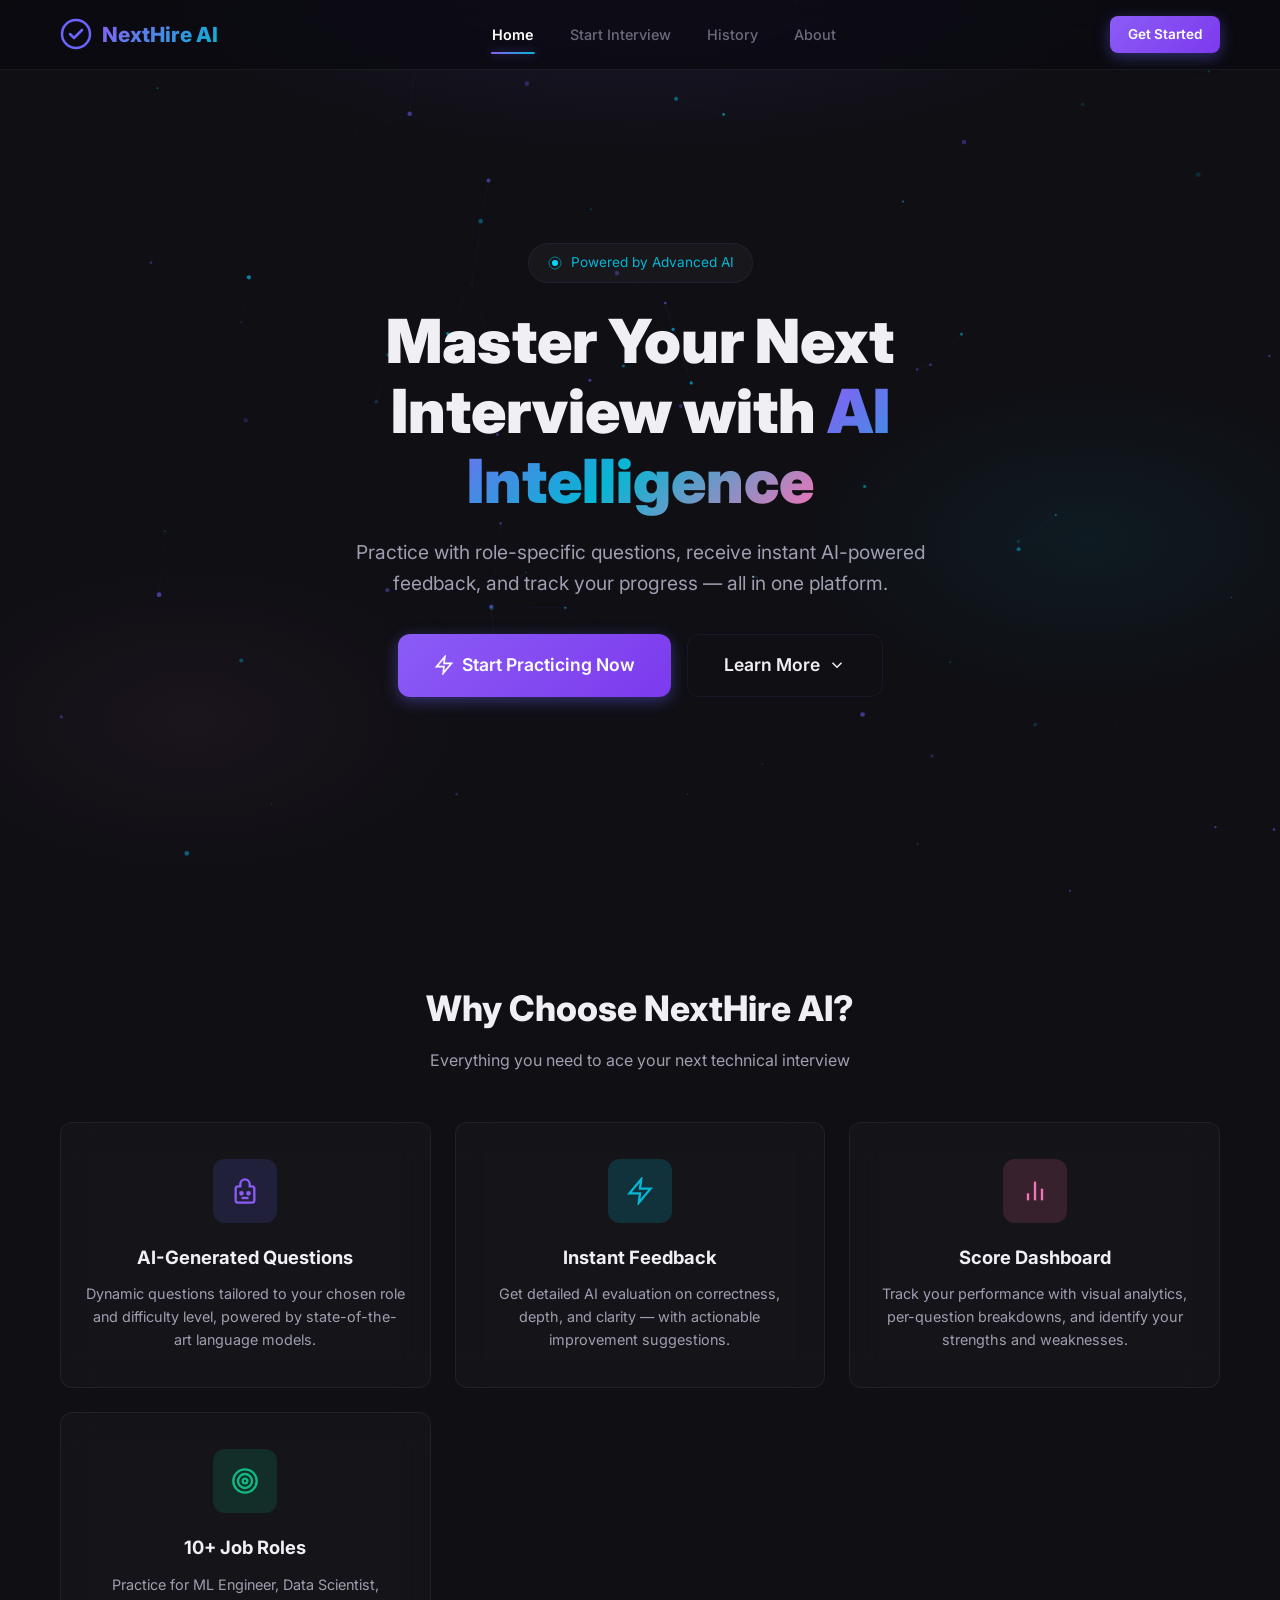
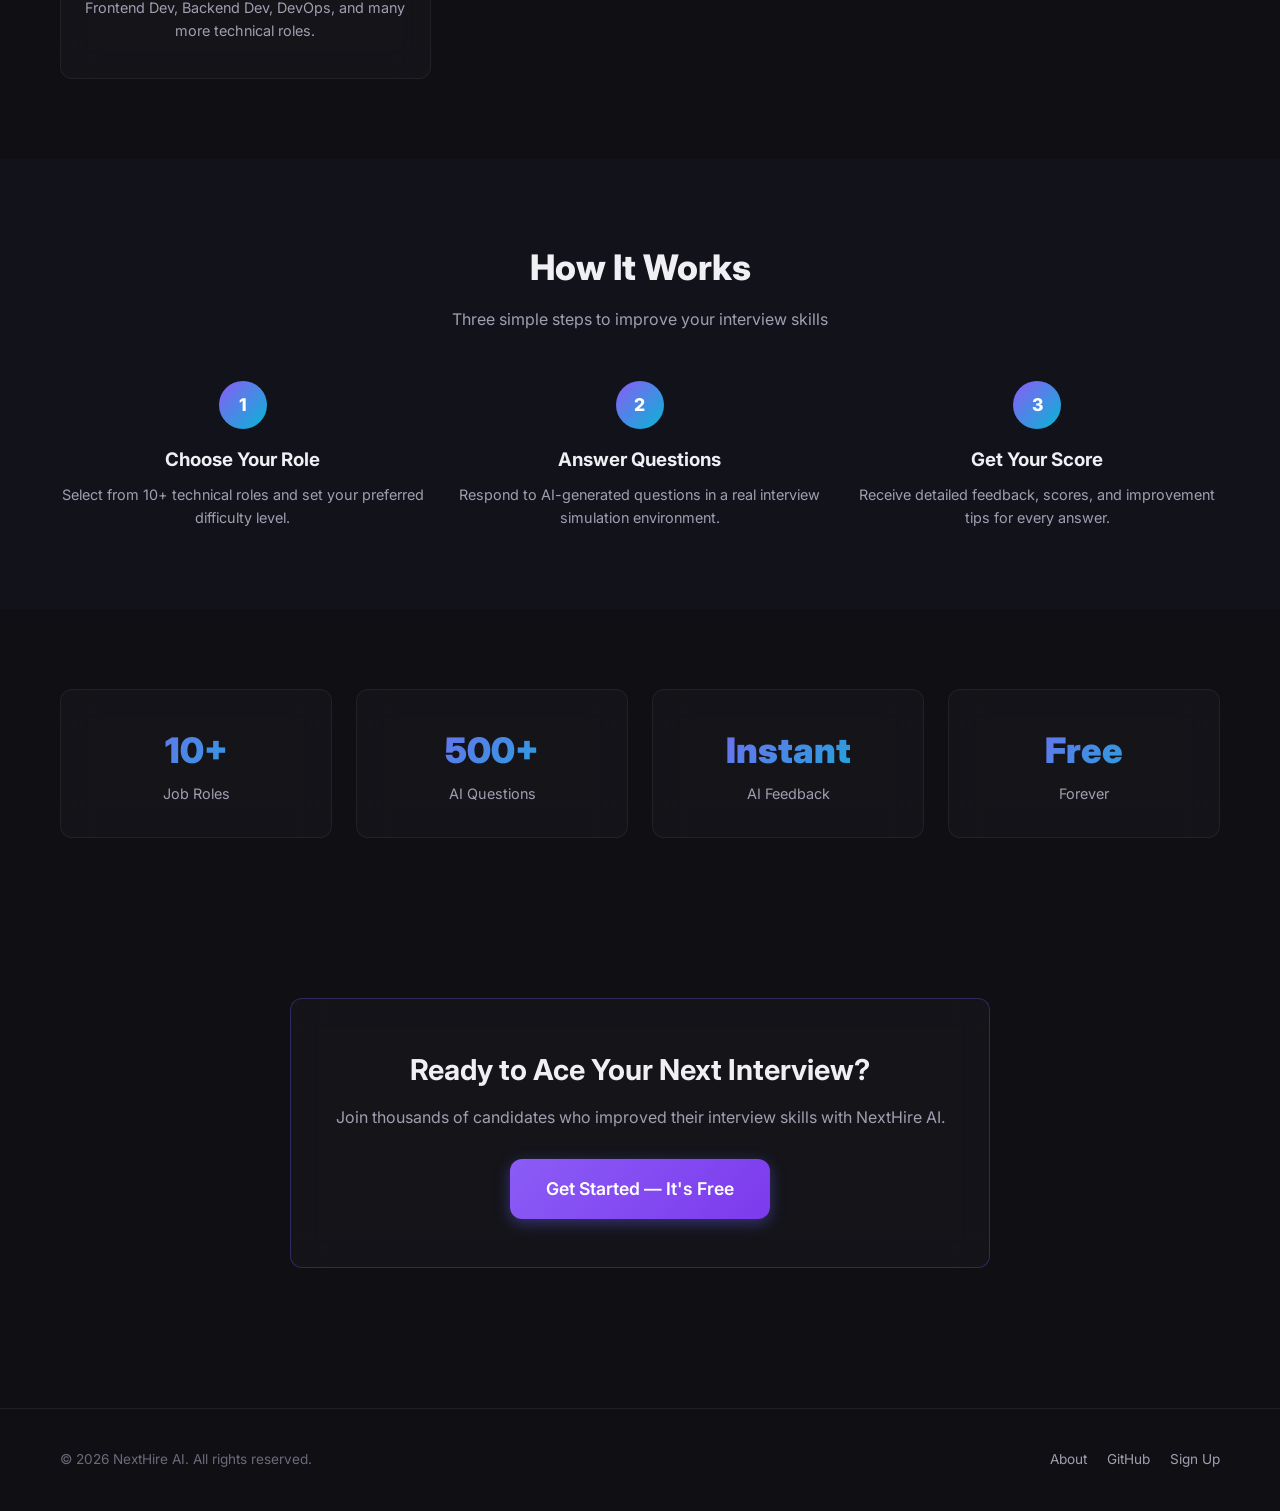
<file: frontend/index.html>
<!DOCTYPE html>
<html lang="en">
<head>
  <meta charset="UTF-8">
  <meta name="viewport" content="width=device-width, initial-scale=1.0">
  <meta name="description" content="NextHire AI — Master your next interview with AI-powered mock interviews. Practice with real questions, get instant feedback.">
  <title>NextHire AI — AI-Powered Mock Interviews</title>
  <link rel="stylesheet" href="css/styles.css">
  <link rel="icon" href="data:image/svg+xml,<svg xmlns='http://www.w3.org/2000/svg' viewBox='0 0 100 100'><text y='.9em' font-size='90'>🎯</text></svg>">
</head>
<body>
  <!-- Navbar -->
  <nav class="navbar" id="navbar">
    <div class="container">
      <a href="index.html" class="nav-logo">
        <svg viewBox="0 0 32 32" fill="none"><circle cx="16" cy="16" r="14" stroke="url(#g1)" stroke-width="2.5"/><path d="M10 16l4 4 8-8" stroke="url(#g1)" stroke-width="2.5" stroke-linecap="round" stroke-linejoin="round"/><defs><linearGradient id="g1" x1="0" y1="0" x2="32" y2="32"><stop stop-color="#6C63FF"/><stop offset="1" stop-color="#00D9FF"/></linearGradient></defs></svg>
        <span>NextHire AI</span>
      </a>
      <ul class="nav-links" id="navLinks">
        <li><a href="index.html" class="active">Home</a></li>
        <li><a href="select-role.html">Start Interview</a></li>
        <li><a href="history.html">History</a></li>
        <li><a href="about.html">About</a></li>
      </ul>
      <div class="nav-user" id="navUser">
        <a href="auth.html" class="btn btn-primary btn-sm" id="authBtn">Get Started</a>
      </div>
      <button class="hamburger" id="hamburger" aria-label="Toggle menu">
        <span></span><span></span><span></span>
      </button>
    </div>
  </nav>

  <!-- Hero Section -->
  <section class="hero">
    <div class="hero-bg">
      <canvas id="particles-canvas"></canvas>
    </div>
    <div class="hero-content">
      <div class="hero-badge">
        <svg width="16" height="16" viewBox="0 0 16 16" fill="none"><circle cx="8" cy="8" r="3" fill="#00D9FF"/><circle cx="8" cy="8" r="6" stroke="#00D9FF" stroke-width="1" opacity="0.5"/></svg>
        Powered by Advanced AI
      </div>
      <h1>Master Your Next Interview with <span class="gradient-text">AI Intelligence</span></h1>
      <p>Practice with role-specific questions, receive instant AI-powered feedback, and track your progress — all in one platform.</p>
      <div class="hero-btns">
        <a href="auth.html" class="btn btn-primary btn-lg" id="heroCTA">
          <svg width="20" height="20" viewBox="0 0 24 24" fill="none" stroke="currentColor" stroke-width="2"><path d="M13 2L3 14h9l-1 8 10-12h-9l1-8z"/></svg>
          Start Practicing Now
        </a>
        <a href="#features" class="btn btn-secondary btn-lg">
          Learn More
          <svg width="18" height="18" viewBox="0 0 24 24" fill="none" stroke="currentColor" stroke-width="2"><path d="M6 9l6 6 6-6"/></svg>
        </a>
      </div>
    </div>
  </section>

  <!-- Features -->
  <section class="section" id="features">
    <div class="container">
      <div class="section-header">
        <h2>Why Choose <span class="gradient-text">NextHire AI</span>?</h2>
        <p>Everything you need to ace your next technical interview</p>
      </div>
      <div class="features-grid">
        <div class="glass-card feature-card animate-fade-in delay-1">
          <div class="feature-icon purple"><svg width="28" height="28" viewBox="0 0 24 24" fill="none" stroke="currentColor" stroke-width="2"><path d="M12 2a4 4 0 0 1 4 4v2h2a2 2 0 0 1 2 2v10a2 2 0 0 1-2 2H6a2 2 0 0 1-2-2V10a2 2 0 0 1 2-2h2V6a4 4 0 0 1 4-4z"/><circle cx="9" cy="14" r="1"/><circle cx="15" cy="14" r="1"/><path d="M9 18h6"/></svg></div>
          <h3>AI-Generated Questions</h3>
          <p>Dynamic questions tailored to your chosen role and difficulty level, powered by state-of-the-art language models.</p>
        </div>
        <div class="glass-card feature-card animate-fade-in delay-2">
          <div class="feature-icon cyan"><svg width="28" height="28" viewBox="0 0 24 24" fill="none" stroke="currentColor" stroke-width="2"><polygon points="13 2 3 14 12 14 11 22 21 10 12 10 13 2"/></svg></div>
          <h3>Instant Feedback</h3>
          <p>Get detailed AI evaluation on correctness, depth, and clarity — with actionable improvement suggestions.</p>
        </div>
        <div class="glass-card feature-card animate-fade-in delay-3">
          <div class="feature-icon pink"><svg width="28" height="28" viewBox="0 0 24 24" fill="none" stroke="currentColor" stroke-width="2"><path d="M18 20V10"/><path d="M12 20V4"/><path d="M6 20v-6"/></svg></div>
          <h3>Score Dashboard</h3>
          <p>Track your performance with visual analytics, per-question breakdowns, and identify your strengths and weaknesses.</p>
        </div>
        <div class="glass-card feature-card animate-fade-in delay-4">
          <div class="feature-icon green"><svg width="28" height="28" viewBox="0 0 24 24" fill="none" stroke="currentColor" stroke-width="2"><circle cx="12" cy="12" r="10"/><circle cx="12" cy="12" r="6"/><circle cx="12" cy="12" r="2"/></svg></div>
          <h3>10+ Job Roles</h3>
          <p>Practice for ML Engineer, Data Scientist, Frontend Dev, Backend Dev, DevOps, and many more technical roles.</p>
        </div>
      </div>
    </div>
  </section>

  <!-- How It Works -->
  <section class="section" style="background: rgba(108,99,255,0.03);">
    <div class="container">
      <div class="section-header">
        <h2>How It <span class="gradient-text">Works</span></h2>
        <p>Three simple steps to improve your interview skills</p>
      </div>
      <div class="steps-grid">
        <div class="step-card animate-fade-in delay-1">
          <div class="step-number">1</div>
          <h3>Choose Your Role</h3>
          <p>Select from 10+ technical roles and set your preferred difficulty level.</p>
        </div>
        <div class="step-card animate-fade-in delay-2">
          <div class="step-number">2</div>
          <h3>Answer Questions</h3>
          <p>Respond to AI-generated questions in a real interview simulation environment.</p>
        </div>
        <div class="step-card animate-fade-in delay-3">
          <div class="step-number">3</div>
          <h3>Get Your Score</h3>
          <p>Receive detailed feedback, scores, and improvement tips for every answer.</p>
        </div>
      </div>
    </div>
  </section>

  <!-- Stats -->
  <section class="section">
    <div class="container">
      <div class="stats-grid">
        <div class="glass-card stat-card animate-fade-in delay-1">
          <div class="stat-value">10+</div>
          <div class="stat-label">Job Roles</div>
        </div>
        <div class="glass-card stat-card animate-fade-in delay-2">
          <div class="stat-value">500+</div>
          <div class="stat-label">AI Questions</div>
        </div>
        <div class="glass-card stat-card animate-fade-in delay-3">
          <div class="stat-value">Instant</div>
          <div class="stat-label">AI Feedback</div>
        </div>
        <div class="glass-card stat-card animate-fade-in delay-4">
          <div class="stat-value">Free</div>
          <div class="stat-label">Forever</div>
        </div>
      </div>
    </div>
  </section>

  <!-- CTA -->
  <section class="section" style="text-align:center;">
    <div class="container">
      <div class="glass-card" style="padding:48px 32px; max-width:700px; margin:0 auto; border: 1px solid rgba(108,99,255,0.3);">
        <h2 style="font-size:1.8rem; margin-bottom:12px;">Ready to Ace Your Next Interview?</h2>
        <p style="color:var(--text-secondary); margin-bottom:28px;">Join thousands of candidates who improved their interview skills with NextHire AI.</p>
        <a href="auth.html" class="btn btn-primary btn-lg">Get Started — It's Free</a>
      </div>
    </div>
  </section>

  <!-- Footer -->
  <footer class="footer">
    <div class="container">
      <div class="footer-content">
        <div class="footer-text">&copy; 2026 NextHire AI. All rights reserved.</div>
        <div class="footer-links">
          <a href="about.html">About</a>
          <a href="https://github.com" target="_blank">GitHub</a>
          <a href="auth.html">Sign Up</a>
        </div>
      </div>
    </div>
  </footer>

  <!-- Toast Container -->
  <div class="toast-container" id="toastContainer"></div>

  <script src="js/particles.js"></script>
  <script src="js/app.js"></script>
</body>
</html>
</file>
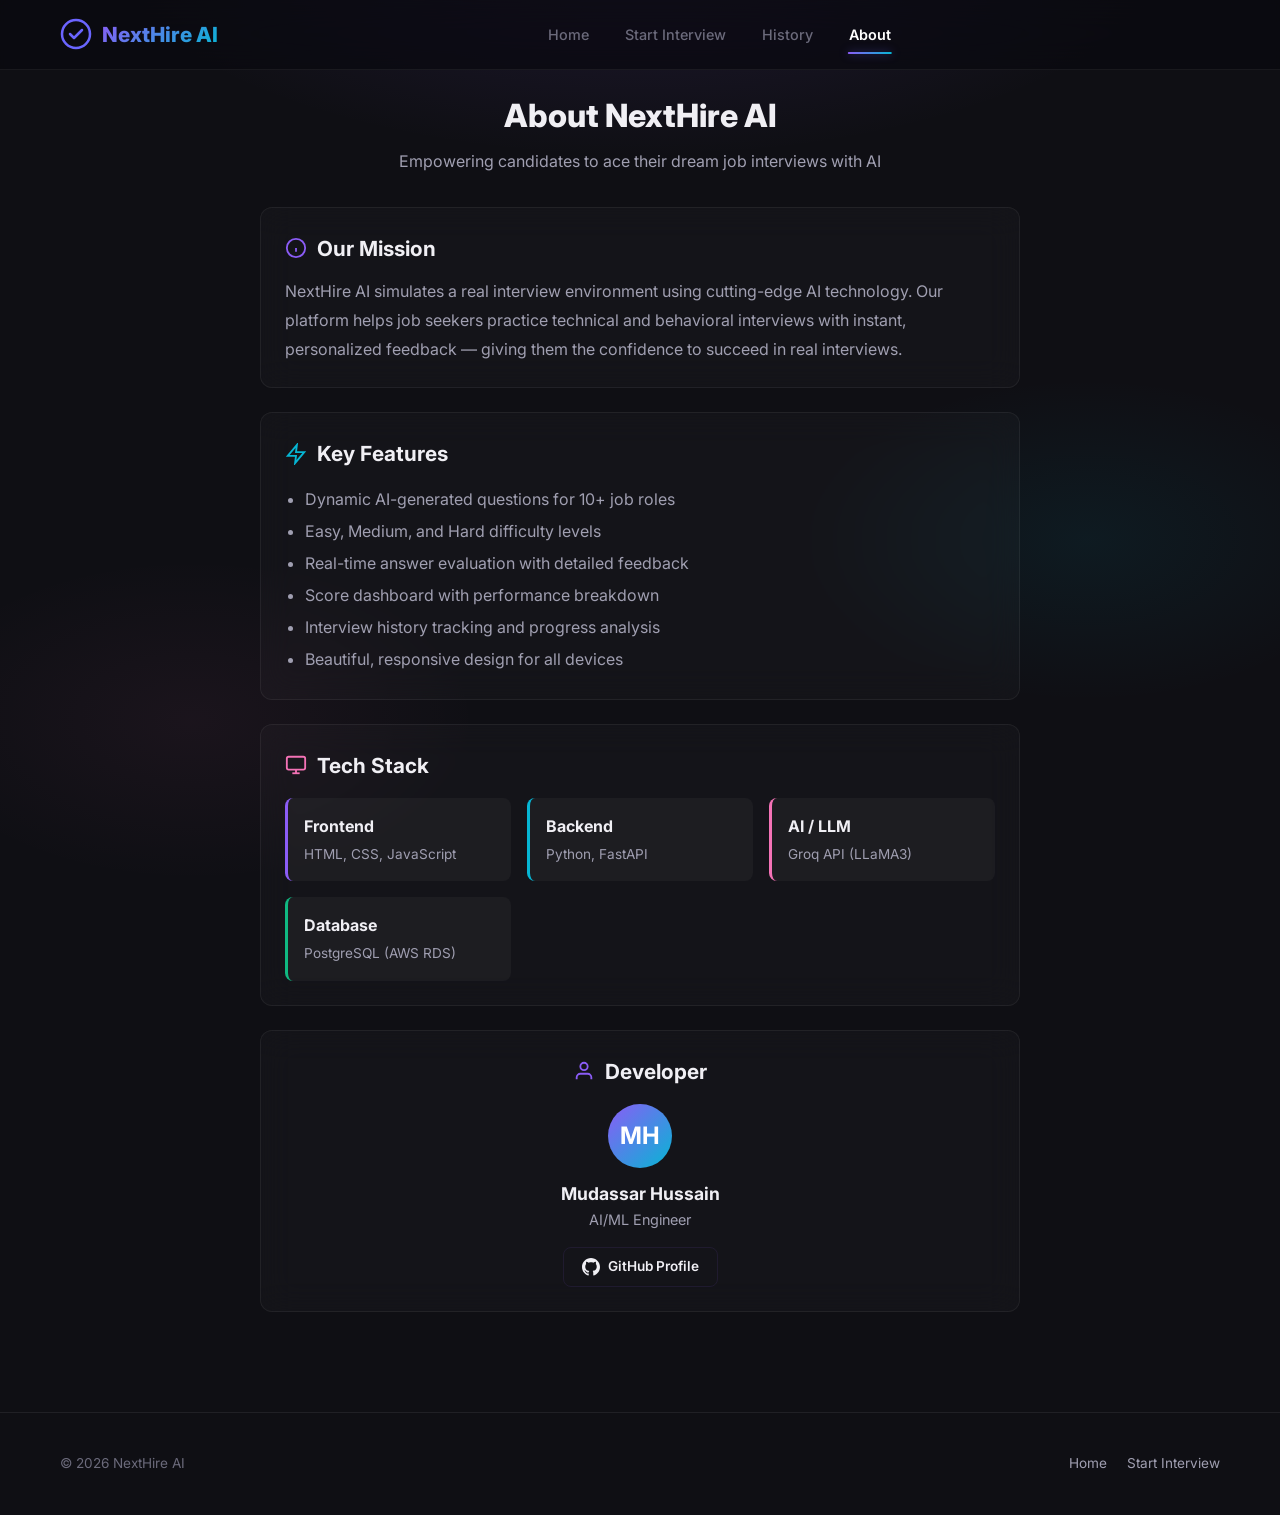
<file: frontend/about.html>
<!DOCTYPE html>
<html lang="en">
<head>
  <meta charset="UTF-8">
  <meta name="viewport" content="width=device-width, initial-scale=1.0">
  <meta name="description" content="Learn about NextHire AI — the AI-powered mock interview platform.">
  <title>About — NextHire AI</title>
  <link rel="stylesheet" href="css/styles.css">
  <link rel="icon" href="data:image/svg+xml,<svg xmlns='http://www.w3.org/2000/svg' viewBox='0 0 100 100'><text y='.9em' font-size='90'>🎯</text></svg>">
</head>
<body>
  <nav class="navbar" id="navbar">
    <div class="container">
      <a href="index.html" class="nav-logo">
        <svg viewBox="0 0 32 32" fill="none"><circle cx="16" cy="16" r="14" stroke="url(#g1)" stroke-width="2.5"/><path d="M10 16l4 4 8-8" stroke="url(#g1)" stroke-width="2.5" stroke-linecap="round" stroke-linejoin="round"/><defs><linearGradient id="g1" x1="0" y1="0" x2="32" y2="32"><stop stop-color="#6C63FF"/><stop offset="1" stop-color="#00D9FF"/></linearGradient></defs></svg>
        <span>NextHire AI</span>
      </a>
      <ul class="nav-links" id="navLinks">
        <li><a href="index.html">Home</a></li>
        <li><a href="select-role.html">Start Interview</a></li>
        <li><a href="history.html">History</a></li>
        <li><a href="about.html" class="active">About</a></li>
      </ul>
      <div class="nav-user" id="navUser"></div>
      <button class="hamburger" id="hamburger" aria-label="Toggle menu"><span></span><span></span><span></span></button>
    </div>
  </nav>

  <main class="page-wrapper">
    <div class="container" style="max-width:800px;">
      <div class="page-header" style="text-align:center;">
        <h1>About <span class="gradient-text">NextHire AI</span></h1>
        <p>Empowering candidates to ace their dream job interviews with AI</p>
      </div>

      <div class="glass-card animate-fade-in" style="margin-bottom:24px;">
        <h2 style="font-size:1.3rem; margin-bottom:12px; display:flex; align-items:center; gap:10px;">
          <svg width="22" height="22" viewBox="0 0 24 24" fill="none" stroke="var(--primary)" stroke-width="2"><circle cx="12" cy="12" r="10"/><path d="M12 16v-4"/><path d="M12 8h.01"/></svg>
          Our Mission
        </h2>
        <p style="color:var(--text-secondary); line-height:1.8;">NextHire AI simulates a real interview environment using cutting-edge AI technology. Our platform helps job seekers practice technical and behavioral interviews with instant, personalized feedback — giving them the confidence to succeed in real interviews.</p>
      </div>

      <div class="glass-card animate-fade-in delay-1" style="margin-bottom:24px;">
        <h2 style="font-size:1.3rem; margin-bottom:12px; display:flex; align-items:center; gap:10px;">
          <svg width="22" height="22" viewBox="0 0 24 24" fill="none" stroke="var(--secondary)" stroke-width="2"><polygon points="13 2 3 14 12 14 11 22 21 10 12 10 13 2"/></svg>
          Key Features
        </h2>
        <ul style="color:var(--text-secondary); line-height:2; padding-left:20px;">
          <li>Dynamic AI-generated questions for 10+ job roles</li>
          <li>Easy, Medium, and Hard difficulty levels</li>
          <li>Real-time answer evaluation with detailed feedback</li>
          <li>Score dashboard with performance breakdown</li>
          <li>Interview history tracking and progress analysis</li>
          <li>Beautiful, responsive design for all devices</li>
        </ul>
      </div>

      <div class="glass-card animate-fade-in delay-2" style="margin-bottom:24px;">
        <h2 style="font-size:1.3rem; margin-bottom:12px; display:flex; align-items:center; gap:10px;">
          <svg width="22" height="22" viewBox="0 0 24 24" fill="none" stroke="var(--accent)" stroke-width="2"><rect x="2" y="3" width="20" height="14" rx="2"/><path d="M8 21h8"/><path d="M12 17v4"/></svg>
          Tech Stack
        </h2>
        <div style="display:grid; grid-template-columns:repeat(auto-fit, minmax(200px,1fr)); gap:16px; margin-top:16px;">
          <div style="padding:16px; background:var(--surface); border-radius:var(--radius-sm); border-left:3px solid var(--primary);">
            <div style="font-weight:700; margin-bottom:4px;">Frontend</div>
            <div style="font-size:0.85rem; color:var(--text-secondary);">HTML, CSS, JavaScript</div>
          </div>
          <div style="padding:16px; background:var(--surface); border-radius:var(--radius-sm); border-left:3px solid var(--secondary);">
            <div style="font-weight:700; margin-bottom:4px;">Backend</div>
            <div style="font-size:0.85rem; color:var(--text-secondary);">Python, FastAPI</div>
          </div>
          <div style="padding:16px; background:var(--surface); border-radius:var(--radius-sm); border-left:3px solid var(--accent);">
            <div style="font-weight:700; margin-bottom:4px;">AI / LLM</div>
            <div style="font-size:0.85rem; color:var(--text-secondary);">Groq API (LLaMA3)</div>
          </div>
          <div style="padding:16px; background:var(--surface); border-radius:var(--radius-sm); border-left:3px solid var(--success);">
            <div style="font-weight:700; margin-bottom:4px;">Database</div>
            <div style="font-size:0.85rem; color:var(--text-secondary);">PostgreSQL (AWS RDS)</div>
          </div>
        </div>
      </div>

      <div class="glass-card animate-fade-in delay-3" style="text-align:center;">
        <h2 style="font-size:1.3rem; margin-bottom:16px; display:flex; align-items:center; justify-content:center; gap:10px;">
          <svg width="22" height="22" viewBox="0 0 24 24" fill="none" stroke="var(--primary)" stroke-width="2"><path d="M20 21v-2a4 4 0 0 0-4-4H8a4 4 0 0 0-4 4v2"/><circle cx="12" cy="7" r="4"/></svg>
          Developer
        </h2>
        <div class="nav-avatar" style="width:64px; height:64px; font-size:1.5rem; margin:0 auto 12px;">MH</div>
        <div style="font-weight:700; font-size:1.1rem;">Mudassar Hussain</div>
        <div style="color:var(--text-secondary); font-size:0.9rem; margin-bottom:16px;">AI/ML Engineer</div>
        <a href="https://github.com/MudassarGill" target="_blank" class="btn btn-secondary btn-sm">
          <svg width="18" height="18" viewBox="0 0 24 24" fill="currentColor"><path d="M12 0c-6.626 0-12 5.373-12 12 0 5.302 3.438 9.8 8.207 11.387.599.111.793-.261.793-.577v-2.234c-3.338.726-4.033-1.416-4.033-1.416-.546-1.387-1.333-1.756-1.333-1.756-1.089-.745.083-.729.083-.729 1.205.084 1.839 1.237 1.839 1.237 1.07 1.834 2.807 1.304 3.492.997.107-.775.418-1.305.762-1.604-2.665-.305-5.467-1.334-5.467-5.931 0-1.311.469-2.381 1.236-3.221-.124-.303-.535-1.524.117-3.176 0 0 1.008-.322 3.301 1.23.957-.266 1.983-.399 3.003-.404 1.02.005 2.047.138 3.006.404 2.291-1.552 3.297-1.23 3.297-1.23.653 1.653.242 2.874.118 3.176.77.84 1.235 1.911 1.235 3.221 0 4.609-2.807 5.624-5.479 5.921.43.372.823 1.102.823 2.222v3.293c0 .319.192.694.801.576 4.765-1.589 8.199-6.086 8.199-11.386 0-6.627-5.373-12-12-12z"/></svg>
          GitHub Profile
        </a>
      </div>
    </div>
  </main>

  <footer class="footer">
    <div class="container">
      <div class="footer-content">
        <div class="footer-text">&copy; 2026 NextHire AI</div>
        <div class="footer-links"><a href="index.html">Home</a><a href="select-role.html">Start Interview</a></div>
      </div>
    </div>
  </footer>

  <div class="toast-container" id="toastContainer"></div>
  <script src="js/app.js"></script>
</body>
</html>
</file>
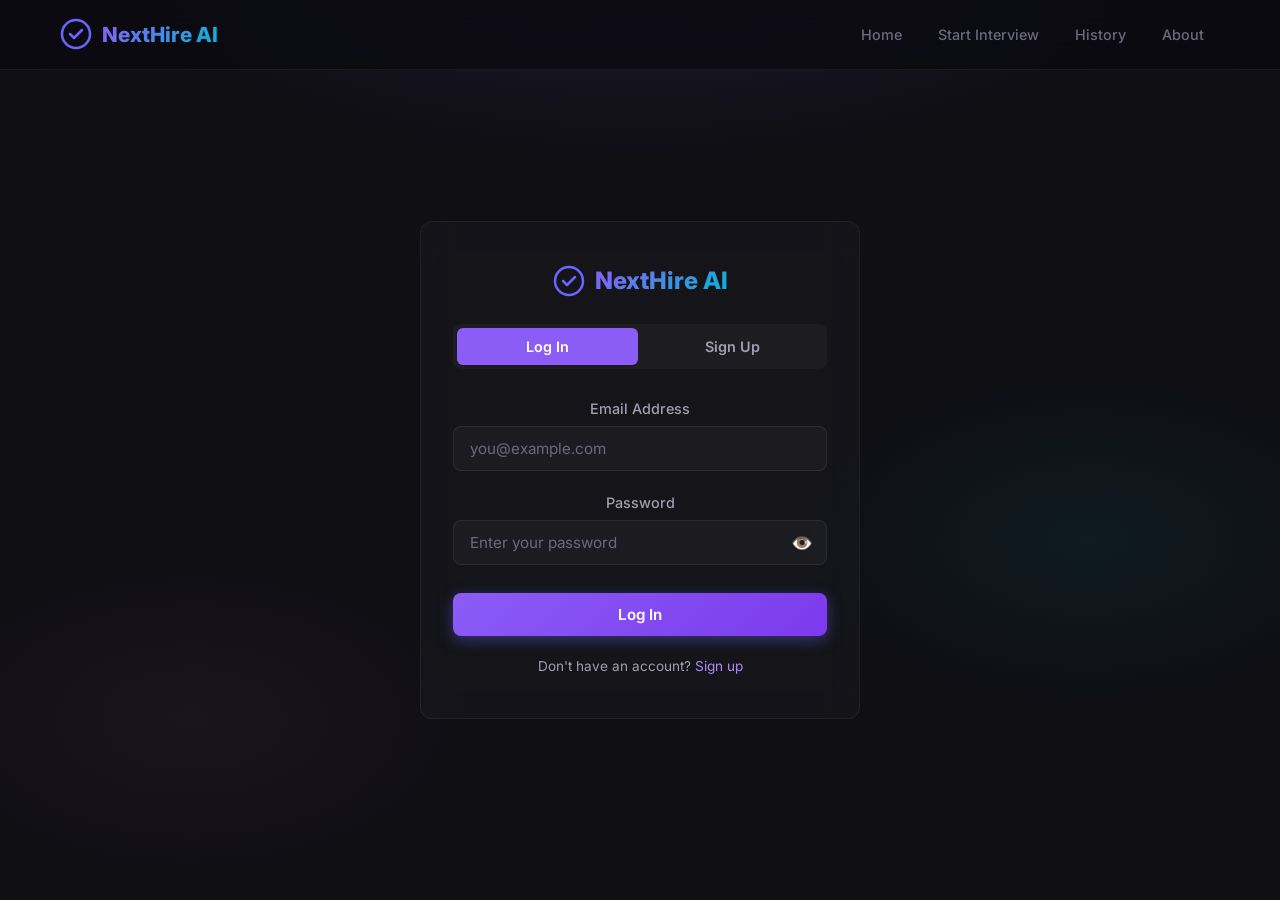
<file: frontend/auth.html>
<!DOCTYPE html>
<html lang="en">
<head>
  <meta charset="UTF-8">
  <meta name="viewport" content="width=device-width, initial-scale=1.0">
  <meta name="description" content="Sign up or log in to NextHire AI and start practicing for your next interview.">
  <title>Login / Sign Up — NextHire AI</title>
  <link rel="stylesheet" href="css/styles.css">
  <link rel="icon" href="data:image/svg+xml,<svg xmlns='http://www.w3.org/2000/svg' viewBox='0 0 100 100'><text y='.9em' font-size='90'>🎯</text></svg>">
</head>
<body>
  <!-- Navbar -->
  <nav class="navbar" id="navbar">
    <div class="container">
      <a href="index.html" class="nav-logo">
        <svg viewBox="0 0 32 32" fill="none"><circle cx="16" cy="16" r="14" stroke="url(#g1)" stroke-width="2.5"/><path d="M10 16l4 4 8-8" stroke="url(#g1)" stroke-width="2.5" stroke-linecap="round" stroke-linejoin="round"/><defs><linearGradient id="g1" x1="0" y1="0" x2="32" y2="32"><stop stop-color="#6C63FF"/><stop offset="1" stop-color="#00D9FF"/></linearGradient></defs></svg>
        <span>NextHire AI</span>
      </a>
      <ul class="nav-links" id="navLinks">
        <li><a href="index.html">Home</a></li>
        <li><a href="select-role.html">Start Interview</a></li>
        <li><a href="history.html">History</a></li>
        <li><a href="about.html">About</a></li>
      </ul>
      <button class="hamburger" id="hamburger" aria-label="Toggle menu">
        <span></span><span></span><span></span>
      </button>
    </div>
  </nav>

  <!-- Auth Section -->
  <section class="auth-page">
    <div class="auth-container">
      <div class="glass-card auth-card">
        <a href="index.html" class="nav-logo" style="justify-content:center; margin-bottom:24px; font-size:1.5rem;">
          <svg viewBox="0 0 32 32" fill="none" width="36" height="36"><circle cx="16" cy="16" r="14" stroke="url(#g2)" stroke-width="2.5"/><path d="M10 16l4 4 8-8" stroke="url(#g2)" stroke-width="2.5" stroke-linecap="round" stroke-linejoin="round"/><defs><linearGradient id="g2" x1="0" y1="0" x2="32" y2="32"><stop stop-color="#6C63FF"/><stop offset="1" stop-color="#00D9FF"/></linearGradient></defs></svg>
          <span>NextHire AI</span>
        </a>

        <!-- Tabs -->
        <div class="auth-tabs">
          <button class="auth-tab active" id="loginTab" onclick="switchTab('login')">Log In</button>
          <button class="auth-tab" id="signupTab" onclick="switchTab('signup')">Sign Up</button>
        </div>

        <!-- Login Form -->
        <form id="loginForm" onsubmit="handleLogin(event)">
          <div class="form-group">
            <label class="form-label" for="loginEmail">Email Address</label>
            <input type="email" id="loginEmail" class="form-input" placeholder="you@example.com" required>
          </div>
          <div class="form-group">
            <label class="form-label" for="loginPassword">Password</label>
            <div class="password-wrapper">
              <input type="password" id="loginPassword" class="form-input" placeholder="Enter your password" required minlength="6">
              <button type="button" class="password-toggle" onclick="togglePassword('loginPassword', this)">👁️</button>
            </div>
          </div>
          <button type="submit" class="btn btn-primary" style="width:100%; margin-top:8px;" id="loginSubmit">
            Log In
          </button>
          <div class="auth-footer">
            Don't have an account? <a href="#" onclick="switchTab('signup'); return false;">Sign up</a>
          </div>
        </form>

        <!-- Signup Form -->
        <form id="signupForm" style="display:none;" onsubmit="handleSignup(event)">
          <div class="form-group">
            <label class="form-label" for="signupName">Full Name</label>
            <input type="text" id="signupName" class="form-input" placeholder="John Doe" required minlength="2">
          </div>
          <div class="form-group">
            <label class="form-label" for="signupEmail">Email Address</label>
            <input type="email" id="signupEmail" class="form-input" placeholder="you@example.com" required>
          </div>
          <div class="form-group">
            <label class="form-label" for="signupPassword">Password</label>
            <div class="password-wrapper">
              <input type="password" id="signupPassword" class="form-input" placeholder="Min 6 characters" required minlength="6">
              <button type="button" class="password-toggle" onclick="togglePassword('signupPassword', this)">👁️</button>
            </div>
          </div>
          <div class="form-group">
            <label class="form-label" for="signupConfirm">Confirm Password</label>
            <div class="password-wrapper">
              <input type="password" id="signupConfirm" class="form-input" placeholder="Re-enter password" required minlength="6">
              <button type="button" class="password-toggle" onclick="togglePassword('signupConfirm', this)">👁️</button>
            </div>
          </div>
          <button type="submit" class="btn btn-primary" style="width:100%; margin-top:8px;" id="signupSubmit">
            Create Account
          </button>
          <div class="auth-footer">
            Already have an account? <a href="#" onclick="switchTab('login'); return false;">Log in</a>
          </div>
        </form>
      </div>
    </div>
  </section>

  <div class="toast-container" id="toastContainer"></div>

  <script src="js/app.js"></script>
  <script src="js/auth.js"></script>
</body>
</html>
</file>
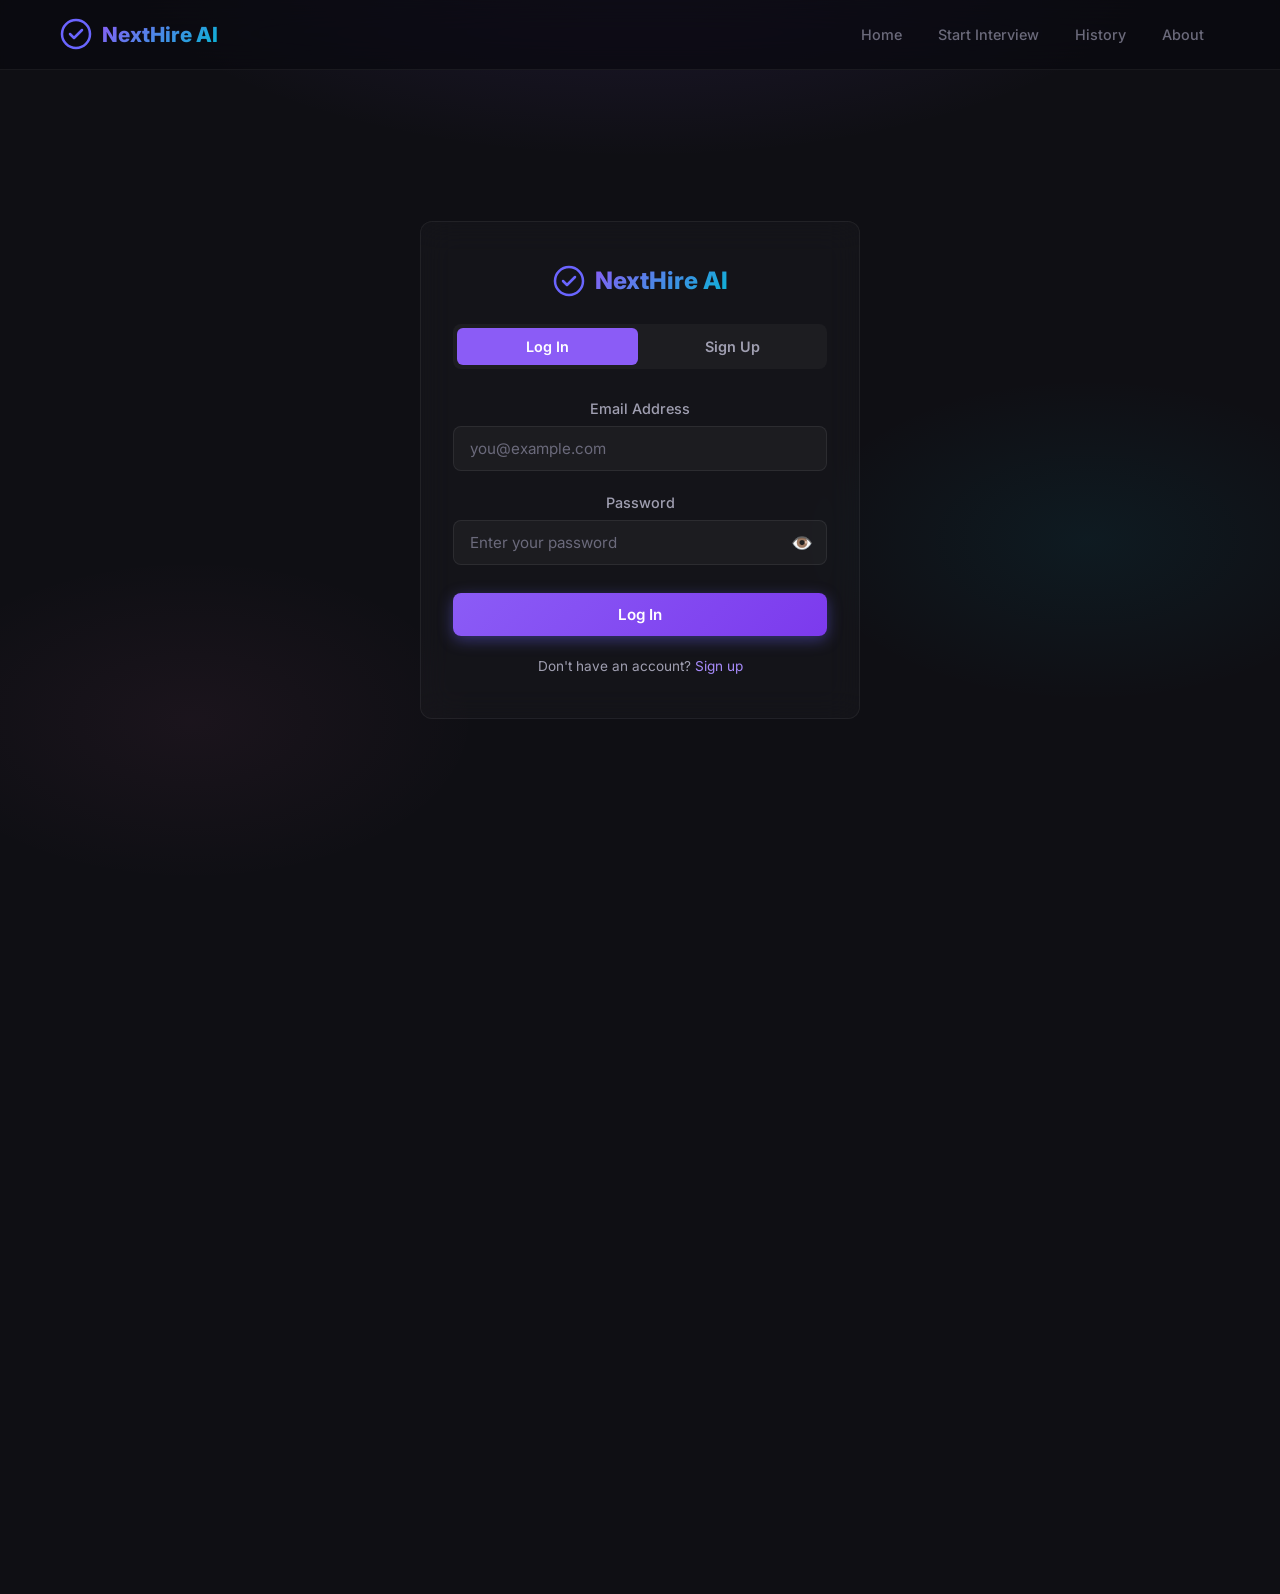
<file: frontend/dashboard.html>
<!DOCTYPE html>
<html lang="en">
<head>
  <meta charset="UTF-8">
  <meta name="viewport" content="width=device-width, initial-scale=1.0">
  <meta name="description" content="View your interview performance, scores, and detailed AI feedback.">
  <title>Score Dashboard — NextHire AI</title>
  <link rel="stylesheet" href="css/styles.css">
  <link rel="icon" href="data:image/svg+xml,<svg xmlns='http://www.w3.org/2000/svg' viewBox='0 0 100 100'><text y='.9em' font-size='90'>🎯</text></svg>">
</head>
<body>
  <nav class="navbar" id="navbar">
    <div class="container">
      <a href="index.html" class="nav-logo">
        <svg viewBox="0 0 32 32" fill="none"><circle cx="16" cy="16" r="14" stroke="url(#g1)" stroke-width="2.5"/><path d="M10 16l4 4 8-8" stroke="url(#g1)" stroke-width="2.5" stroke-linecap="round" stroke-linejoin="round"/><defs><linearGradient id="g1" x1="0" y1="0" x2="32" y2="32"><stop stop-color="#6C63FF"/><stop offset="1" stop-color="#00D9FF"/></linearGradient></defs></svg>
        <span>NextHire AI</span>
      </a>
      <ul class="nav-links" id="navLinks">
        <li><a href="index.html">Home</a></li>
        <li><a href="select-role.html">Start Interview</a></li>
        <li><a href="history.html">History</a></li>
        <li><a href="about.html">About</a></li>
      </ul>
      <div class="nav-user" id="navUser"></div>
      <button class="hamburger" id="hamburger" aria-label="Toggle menu"><span></span><span></span><span></span></button>
    </div>
  </nav>

  <main class="page-wrapper">
    <div class="container">
      <div class="page-header">
        <h1>Interview <span class="gradient-text">Results</span></h1>
        <p id="dashboardSubtitle">Your performance summary</p>
      </div>

      <div class="dashboard-grid">
        <!-- Left: Score Overview -->
        <div>
          <div class="glass-card" style="text-align:center; margin-bottom:20px;">
            <h3 style="font-size:0.9rem; color:var(--text-muted); margin-bottom:16px;">Overall Score</h3>
            <div class="score-circle">
              <svg viewBox="0 0 180 180">
                <circle class="bg" cx="90" cy="90" r="80"/>
                <circle class="fg" cx="90" cy="90" r="80" id="scoreCircle"/>
              </svg>
              <div class="score-value">
                <div class="number gradient-text" id="totalScore">0</div>
                <div class="label">out of 100</div>
              </div>
            </div>
            <div id="scoreGrade" style="font-size:1.1rem; font-weight:700; margin-top:8px;"></div>
          </div>

          <!-- Metrics -->
          <div class="glass-card">
            <h4 style="font-size:0.9rem; color:var(--text-muted); margin-bottom:16px;">Performance Breakdown</h4>
            <div class="metric-bar">
              <div class="metric-header"><span>Correctness</span><span id="correctnessVal">0%</span></div>
              <div class="metric-track"><div class="metric-fill purple" id="correctnessBar" style="width:0%"></div></div>
            </div>
            <div class="metric-bar">
              <div class="metric-header"><span>Depth</span><span id="depthVal">0%</span></div>
              <div class="metric-track"><div class="metric-fill cyan" id="depthBar" style="width:0%"></div></div>
            </div>
            <div class="metric-bar">
              <div class="metric-header"><span>Clarity</span><span id="clarityVal">0%</span></div>
              <div class="metric-track"><div class="metric-fill pink" id="clarityBar" style="width:0%"></div></div>
            </div>
          </div>
        </div>

        <!-- Right: Per-Question Results -->
        <div>
          <!-- Summary Cards -->
          <div style="display:grid; grid-template-columns:repeat(auto-fit, minmax(140px,1fr)); gap:12px; margin-bottom:20px;">
            <div class="glass-card" style="text-align:center; padding:16px;">
              <div style="font-size:1.6rem; font-weight:800; color:var(--success);" id="answeredCount">0</div>
              <div style="font-size:0.8rem; color:var(--text-muted);">Answered</div>
            </div>
            <div class="glass-card" style="text-align:center; padding:16px;">
              <div style="font-size:1.6rem; font-weight:800; color:var(--warning);" id="skippedCount">0</div>
              <div style="font-size:0.8rem; color:var(--text-muted);">Skipped</div>
            </div>
            <div class="glass-card" style="text-align:center; padding:16px;">
              <div style="font-size:1.6rem; font-weight:800; color:var(--secondary);" id="avgScore">0</div>
              <div style="font-size:0.8rem; color:var(--text-muted);">Avg Score</div>
            </div>
          </div>

          <!-- Strengths & Weaknesses -->
          <div class="glass-card" style="margin-bottom:20px;">
            <h4 style="margin-bottom:12px;">💪 Strengths & Areas to Improve</h4>
            <div id="strengthsWeaknesses" style="font-size:0.9rem; color:var(--text-secondary);"></div>
          </div>

          <!-- Q&A Accordion -->
          <h3 style="margin-bottom:16px; font-size:1.1rem;">Question-by-Question Review</h3>
          <div class="qa-accordion" id="qaAccordion"></div>

          <!-- Actions -->
          <div style="display:flex; gap:12px; margin-top:24px; flex-wrap:wrap;">
            <a href="select-role.html" class="btn btn-primary">
              <svg width="18" height="18" viewBox="0 0 24 24" fill="none" stroke="currentColor" stroke-width="2"><path d="M1 4v6h6"/><path d="M3.51 15a9 9 0 1 0 2.13-9.36L1 10"/></svg>
              New Interview
            </a>
            <a href="history.html" class="btn btn-secondary">View History</a>
          </div>
        </div>
      </div>
    </div>
  </main>

  <footer class="footer">
    <div class="container">
      <div class="footer-content">
        <div class="footer-text">© 2026 NextHire AI</div>
        <div class="footer-links"><a href="about.html">About</a><a href="index.html">Home</a></div>
      </div>
    </div>
  </footer>

  <div class="toast-container" id="toastContainer"></div>
  <script src="js/app.js"></script>
  <script src="js/dashboard.js"></script>
</body>
</html>
</file>
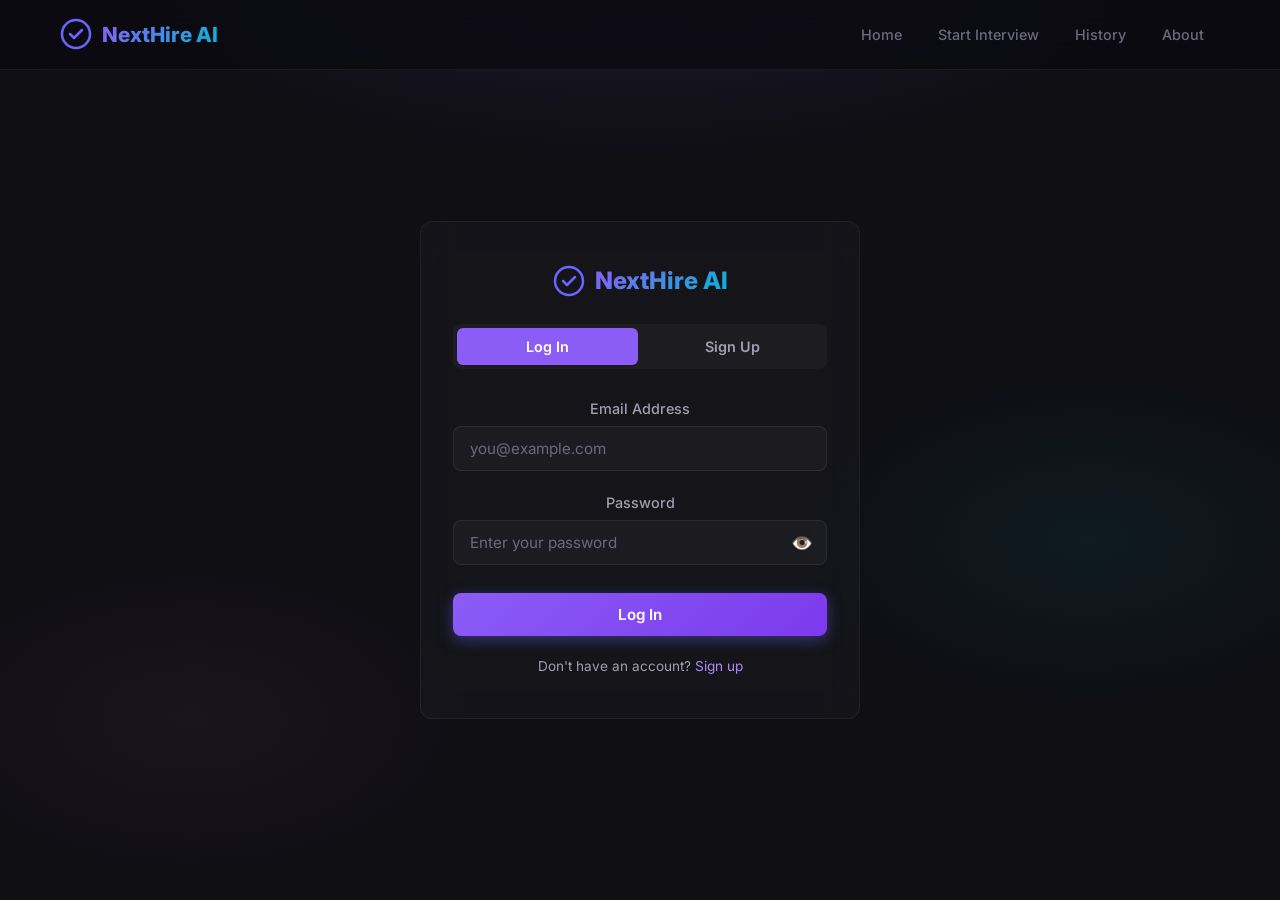
<file: frontend/history.html>
<!DOCTYPE html>
<html lang="en">
<head>
  <meta charset="UTF-8">
  <meta name="viewport" content="width=device-width, initial-scale=1.0">
  <meta name="description" content="View your past interview sessions and track your improvement over time.">
  <title>Interview History — NextHire AI</title>
  <link rel="stylesheet" href="css/styles.css">
  <link rel="icon" href="data:image/svg+xml,<svg xmlns='http://www.w3.org/2000/svg' viewBox='0 0 100 100'><text y='.9em' font-size='90'>🎯</text></svg>">
</head>
<body>
  <nav class="navbar" id="navbar">
    <div class="container">
      <a href="index.html" class="nav-logo">
        <svg viewBox="0 0 32 32" fill="none"><circle cx="16" cy="16" r="14" stroke="url(#g1)" stroke-width="2.5"/><path d="M10 16l4 4 8-8" stroke="url(#g1)" stroke-width="2.5" stroke-linecap="round" stroke-linejoin="round"/><defs><linearGradient id="g1" x1="0" y1="0" x2="32" y2="32"><stop stop-color="#6C63FF"/><stop offset="1" stop-color="#00D9FF"/></linearGradient></defs></svg>
        <span>NextHire AI</span>
      </a>
      <ul class="nav-links" id="navLinks">
        <li><a href="index.html">Home</a></li>
        <li><a href="select-role.html">Start Interview</a></li>
        <li><a href="history.html" class="active">History</a></li>
        <li><a href="about.html">About</a></li>
      </ul>
      <div class="nav-user" id="navUser"></div>
      <button class="hamburger" id="hamburger" aria-label="Toggle menu"><span></span><span></span><span></span></button>
    </div>
  </nav>

  <main class="page-wrapper">
    <div class="container">
      <div class="page-header">
        <h1>Interview <span class="gradient-text">History</span></h1>
        <p>Track your progress and revisit past sessions</p>
      </div>

      <!-- Stats -->
      <div class="history-stats" id="historyStats">
        <div class="glass-card" style="text-align:center; padding:20px;">
          <div style="font-size:1.8rem; font-weight:800; color:var(--primary-light);" id="totalInterviews">0</div>
          <div style="font-size:0.8rem; color:var(--text-muted);">Total Interviews</div>
        </div>
        <div class="glass-card" style="text-align:center; padding:20px;">
          <div style="font-size:1.8rem; font-weight:800; color:var(--success);" id="bestScore">-</div>
          <div style="font-size:0.8rem; color:var(--text-muted);">Best Score</div>
        </div>
        <div class="glass-card" style="text-align:center; padding:20px;">
          <div style="font-size:1.8rem; font-weight:800; color:var(--secondary);" id="avgHistoryScore">-</div>
          <div style="font-size:0.8rem; color:var(--text-muted);">Average Score</div>
        </div>
        <div class="glass-card" style="text-align:center; padding:20px;">
          <div style="font-size:1.8rem; font-weight:800; color:var(--warning);" id="totalQuestions">0</div>
          <div style="font-size:0.8rem; color:var(--text-muted);">Questions Answered</div>
        </div>
      </div>

      <!-- Filters -->
      <div class="roles-filters" style="margin-bottom:20px;">
        <div class="search-box">
          <svg viewBox="0 0 24 24" fill="none" stroke="currentColor" stroke-width="2"><circle cx="11" cy="11" r="8"/><path d="M21 21l-4.35-4.35"/></svg>
          <input type="text" class="form-input" id="historySearch" placeholder="Search by role...">
        </div>
        <button class="btn btn-danger btn-sm" id="clearHistoryBtn" onclick="clearHistory()" style="display:none;">Clear All</button>
      </div>

      <!-- History List -->
      <div class="history-list" id="historyList">
        <div class="empty-state" id="emptyState">
          <svg viewBox="0 0 24 24" fill="none" stroke="currentColor" stroke-width="1.5"><rect x="3" y="3" width="18" height="18" rx="2"/><path d="M3 9h18"/><path d="M9 21V9"/></svg>
          <h3>No interviews yet</h3>
          <p>Start your first AI mock interview and your results will appear here.</p>
          <a href="select-role.html" class="btn btn-primary">Start First Interview</a>
        </div>
      </div>
    </div>
  </main>

  <footer class="footer">
    <div class="container">
      <div class="footer-content">
        <div class="footer-text">© 2026 NextHire AI</div>
        <div class="footer-links"><a href="about.html">About</a><a href="index.html">Home</a></div>
      </div>
    </div>
  </footer>

  <div class="toast-container" id="toastContainer"></div>
  <script src="js/app.js"></script>
  <script src="js/history.js"></script>
</body>
</html>
</file>
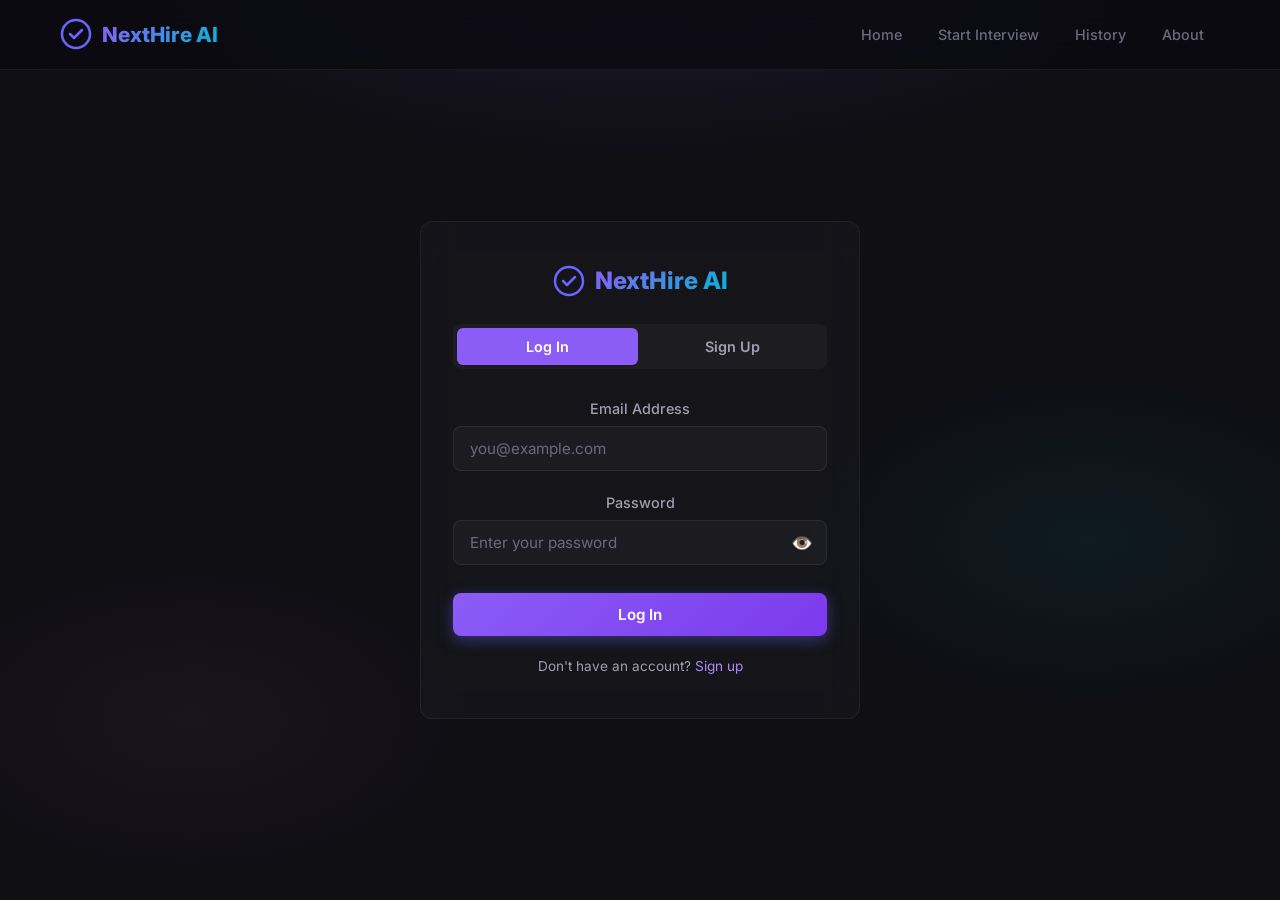
<file: frontend/interview.html>
<!DOCTYPE html>
<html lang="en">
<head>
  <meta charset="UTF-8">
  <meta name="viewport" content="width=device-width, initial-scale=1.0">
  <meta name="description" content="AI mock interview in progress — answer questions and get instant feedback.">
  <title>Interview Room — NextHire AI</title>
  <link rel="stylesheet" href="css/styles.css">
  <link rel="icon" href="data:image/svg+xml,<svg xmlns='http://www.w3.org/2000/svg' viewBox='0 0 100 100'><text y='.9em' font-size='90'>🎯</text></svg>">
</head>
<body>
  <!-- Navbar -->
  <nav class="navbar" id="navbar">
    <div class="container">
      <a href="index.html" class="nav-logo">
        <svg viewBox="0 0 32 32" fill="none"><circle cx="16" cy="16" r="14" stroke="url(#g1)" stroke-width="2.5"/><path d="M10 16l4 4 8-8" stroke="url(#g1)" stroke-width="2.5" stroke-linecap="round" stroke-linejoin="round"/><defs><linearGradient id="g1" x1="0" y1="0" x2="32" y2="32"><stop stop-color="#6C63FF"/><stop offset="1" stop-color="#00D9FF"/></linearGradient></defs></svg>
        <span>NextHire AI</span>
      </a>
      <div style="display:flex; align-items:center; gap:16px;">
        <div class="timer" id="sessionTimer">
          <svg width="18" height="18" viewBox="0 0 24 24" fill="none" stroke="currentColor" stroke-width="2"><circle cx="12" cy="12" r="10"/><polyline points="12 6 12 12 16 14"/></svg>
          <span id="timerDisplay">00:00</span>
        </div>
        <button class="btn btn-danger btn-sm" id="endInterviewBtn" onclick="confirmEndInterview()">End Interview</button>
      </div>
    </div>
  </nav>

  <main class="page-wrapper">
    <div class="container">
      <!-- Progress Bar -->
      <div class="glass-card" style="padding:16px 20px; margin-bottom:24px;">
        <div style="display:flex; justify-content:space-between; align-items:center; margin-bottom:8px;">
          <span class="question-number" id="questionLabel">Question 1 of 10</span>
          <span style="font-size:0.85rem; color:var(--text-muted);" id="roleLabel">ML Engineer • Medium</span>
        </div>
        <div class="progress-bar-container">
          <div class="progress-bar-fill" id="progressBar" style="width:10%"></div>
        </div>
      </div>

      <!-- Interview Layout -->
      <div class="interview-layout">
        <!-- Question Panel -->
        <div class="question-panel">

          <!-- ===== AI Avatar Interviewer Panel ===== -->
          <div class="glass-card avatar-panel" id="avatarPanel">
            <div class="avatar-container" id="avatarContainer">
              <div class="avatar-ring"></div>
              <!-- SVG-based avatar (no external file needed) -->
              <svg class="avatar-image" id="avatarImage" viewBox="0 0 120 120" fill="none" xmlns="http://www.w3.org/2000/svg">
                <defs>
                  <linearGradient id="avatarGrad" x1="0" y1="0" x2="120" y2="120" gradientUnits="userSpaceOnUse">
                    <stop stop-color="#8B5CF6"/>
                    <stop offset="0.5" stop-color="#06B6D4"/>
                    <stop offset="1" stop-color="#F472B6"/>
                  </linearGradient>
                  <radialGradient id="faceGlow" cx="60" cy="55" r="50" gradientUnits="userSpaceOnUse">
                    <stop stop-color="rgba(139,92,246,0.25)"/>
                    <stop offset="1" stop-color="transparent"/>
                  </radialGradient>
                </defs>
                <circle cx="60" cy="60" r="58" fill="#1E1E28"/>
                <circle cx="60" cy="60" r="58" fill="url(#faceGlow)"/>
                <!-- Head silhouette -->
                <circle cx="60" cy="45" r="22" fill="url(#avatarGrad)" opacity="0.8"/>
                <!-- Body shoulders -->
                <ellipse cx="60" cy="95" rx="35" ry="22" fill="url(#avatarGrad)" opacity="0.6"/>
                <!-- AI "brain" circuit lines -->
                <path d="M48 40 L52 35 L56 40" stroke="#22D3EE" stroke-width="1.5" stroke-linecap="round" opacity="0.7"/>
                <path d="M64 40 L68 35 L72 40" stroke="#22D3EE" stroke-width="1.5" stroke-linecap="round" opacity="0.7"/>
                <circle cx="52" cy="43" r="2" fill="#22D3EE" opacity="0.9"/>
                <circle cx="68" cy="43" r="2" fill="#22D3EE" opacity="0.9"/>
                <path d="M54 52 Q60 56 66 52" stroke="#A78BFA" stroke-width="1.5" stroke-linecap="round" fill="none" opacity="0.6"/>
                <!-- AI node dots -->
                <circle cx="60" cy="30" r="1.5" fill="#22D3EE" opacity="0.5"/>
                <circle cx="45" cy="50" r="1" fill="#A78BFA" opacity="0.4"/>
                <circle cx="75" cy="50" r="1" fill="#A78BFA" opacity="0.4"/>
              </svg>
            </div>
            <div class="avatar-label">AI Interviewer</div>
            <div class="avatar-name">NextHire AI</div>

            <!-- Voice Status Indicator -->
            <div class="voice-status" id="voiceStatus">
              <span class="voice-status-dot"></span>
              <span id="voiceStatusText">Ready</span>
            </div>

            <!-- Sound Wave Visualizer -->
            <div class="sound-wave" id="soundWave">
              <div class="sound-wave-bar"></div>
              <div class="sound-wave-bar"></div>
              <div class="sound-wave-bar"></div>
              <div class="sound-wave-bar"></div>
              <div class="sound-wave-bar"></div>
              <div class="sound-wave-bar"></div>
              <div class="sound-wave-bar"></div>
            </div>
          </div>

          <!-- Question Card -->
          <div class="glass-card" style="min-height:250px;">
            <div style="display:flex; align-items:center; gap:8px; margin-bottom:16px; color:var(--secondary); font-size:0.85rem; font-weight:600;">
              <svg width="18" height="18" viewBox="0 0 24 24" fill="none" stroke="currentColor" stroke-width="2"><circle cx="12" cy="12" r="10"/><path d="M9.09 9a3 3 0 0 1 5.83 1c0 2-3 3-3 3"/><line x1="12" y1="17" x2="12.01" y2="17"/></svg>
              QUESTION
            </div>
            <div class="question-text" id="questionText">
              Loading question...
            </div>
            <div style="margin-top:20px; display:flex; gap:8px; flex-wrap:wrap;" id="questionTags"></div>
          </div>

          <!-- Interview Info Sidebar (visible on mobile below question) -->
          <div class="glass-card interview-sidebar" id="interviewInfo">
            <h4 style="font-size:0.9rem; color:var(--text-muted); margin-bottom:12px;">Interview Details</h4>
            <div style="display:flex; flex-direction:column; gap:10px; font-size:0.9rem;">
              <div style="display:flex; justify-content:space-between;"><span style="color:var(--text-secondary);">Role</span><span id="infoRole" style="font-weight:600;">-</span></div>
              <div style="display:flex; justify-content:space-between;"><span style="color:var(--text-secondary);">Difficulty</span><span id="infoDifficulty" style="font-weight:600;">-</span></div>
              <div style="display:flex; justify-content:space-between;"><span style="color:var(--text-secondary);">Progress</span><span id="infoProgress" style="font-weight:600;">-</span></div>
              <div style="display:flex; justify-content:space-between;"><span style="color:var(--text-secondary);">Answered</span><span id="infoAnswered" style="font-weight:600;">0</span></div>
            </div>
          </div>
        </div>

        <!-- Answer Panel -->
        <div class="answer-panel">

          <!-- ===== Voice Controls Bar ===== -->
          <div class="voice-controls-bar" id="voiceControlsBar">
            <div class="voice-controls-left">
              <!-- Auto Mode Toggle -->
              <div class="auto-toggle" id="autoToggle" onclick="toggleAutoMode()">
                <div class="toggle-switch" id="autoToggleSwitch"></div>
                <span class="auto-toggle-label" id="autoToggleLabel">Auto Mode</span>
              </div>
            </div>
            <div class="voice-controls-right">
              <!-- Replay Question Button -->
              <button class="btn-replay" id="replayBtn" onclick="replayQuestion()" title="Replay question">
                <svg viewBox="0 0 24 24" fill="none" stroke="currentColor" stroke-width="2"><path d="M1 4v6h6"/><path d="M3.51 15a9 9 0 1 0 2.13-9.36L1 10"/></svg>
                Replay
              </button>
              <!-- Manual Mic Toggle -->
              <button class="btn-mic" id="micBtn" onclick="toggleMic()" title="Toggle microphone">
                <svg viewBox="0 0 24 24" fill="none" stroke="currentColor" stroke-width="2"><path d="M12 1a3 3 0 0 0-3 3v8a3 3 0 0 0 6 0V4a3 3 0 0 0-3-3z"/><path d="M19 10v2a7 7 0 0 1-14 0v-2"/><line x1="12" y1="19" x2="12" y2="23"/><line x1="8" y1="23" x2="16" y2="23"/></svg>
              </button>
            </div>
          </div>

          <!-- Fallback notice (hidden by default) -->
          <div class="voice-fallback-notice" id="voiceFallbackNotice" style="display:none;">
            ⚠️ <span id="fallbackMessage">Voice not supported in this browser. Use text input instead.</span>
          </div>

          <!-- Answer Area -->
          <div class="glass-card" style="flex:1;">
            <div style="display:flex; align-items:center; gap:8px; margin-bottom:16px; color:var(--primary-light); font-size:0.85rem; font-weight:600;">
              <svg width="18" height="18" viewBox="0 0 24 24" fill="none" stroke="currentColor" stroke-width="2"><path d="M11 4H4a2 2 0 0 0-2 2v14a2 2 0 0 0 2 2h14a2 2 0 0 0 2-2v-7"/><path d="M18.5 2.5a2.121 2.121 0 0 1 3 3L12 15l-4 1 1-4 9.5-9.5z"/></svg>
              YOUR ANSWER
            </div>
            <!-- Live transcript indicator -->
            <div class="transcript-live" id="transcriptLive">
              <span class="transcript-live-dot"></span>
              Live Transcript
            </div>
            <textarea class="form-textarea" id="answerInput" placeholder="Type your answer here... or use voice mode 🎤" style="min-height:200px;" oninput="updateCharCount()"></textarea>
            <div class="char-count" id="charCount">0 characters</div>
          </div>

          <!-- Actions -->
          <div class="interview-actions">
            <button class="btn btn-secondary" id="prevBtn" onclick="prevQuestion()" disabled>
              <svg width="18" height="18" viewBox="0 0 24 24" fill="none" stroke="currentColor" stroke-width="2"><path d="M19 12H5"/><path d="M12 19l-7-7 7-7"/></svg>
              Previous
            </button>
            <button class="btn btn-secondary" id="skipBtn" onclick="skipQuestion()">
              Skip
              <svg width="18" height="18" viewBox="0 0 24 24" fill="none" stroke="currentColor" stroke-width="2"><path d="M5 12h14"/><path d="M12 5l7 7-7 7"/></svg>
            </button>
            <button class="btn btn-ai-answer" id="aiAnswerBtn" onclick="showAIAnswer()">
              <span class="ai-sparkle">✨</span>
              Show AI Answer
            </button>
            <button class="btn btn-primary" id="submitBtn" onclick="submitAnswer()" style="flex:1;">
              <svg width="18" height="18" viewBox="0 0 24 24" fill="none" stroke="currentColor" stroke-width="2"><path d="M22 2L11 13"/><path d="M22 2l-7 20-4-9-9-4 20-7z"/></svg>
              Submit Answer
            </button>
          </div>

          <!-- Evaluation Result (populated by voice auto-flow) -->
          <div id="evalResultContainer"></div>

          <!-- AI Model Answer Panel (hidden by default) -->
          <div id="aiResponseContainer"></div>
        </div>
      </div>
    </div>
  </main>

  <!-- End Interview Modal -->
  <div class="modal-overlay" id="endModal">
    <div class="glass-card modal">
      <h3>End Interview?</h3>
      <p>Are you sure you want to end this interview? Your answers so far will be saved and scored.</p>
      <div class="modal-actions">
        <button class="btn btn-secondary" onclick="closeModal('endModal')">Continue Interview</button>
        <button class="btn btn-danger" onclick="endInterview()">End & View Results</button>
      </div>
    </div>
  </div>

  <div class="toast-container" id="toastContainer"></div>
  <script src="js/app.js"></script>
  <script src="js/interview.js"></script>
</body>
</html>
</file>
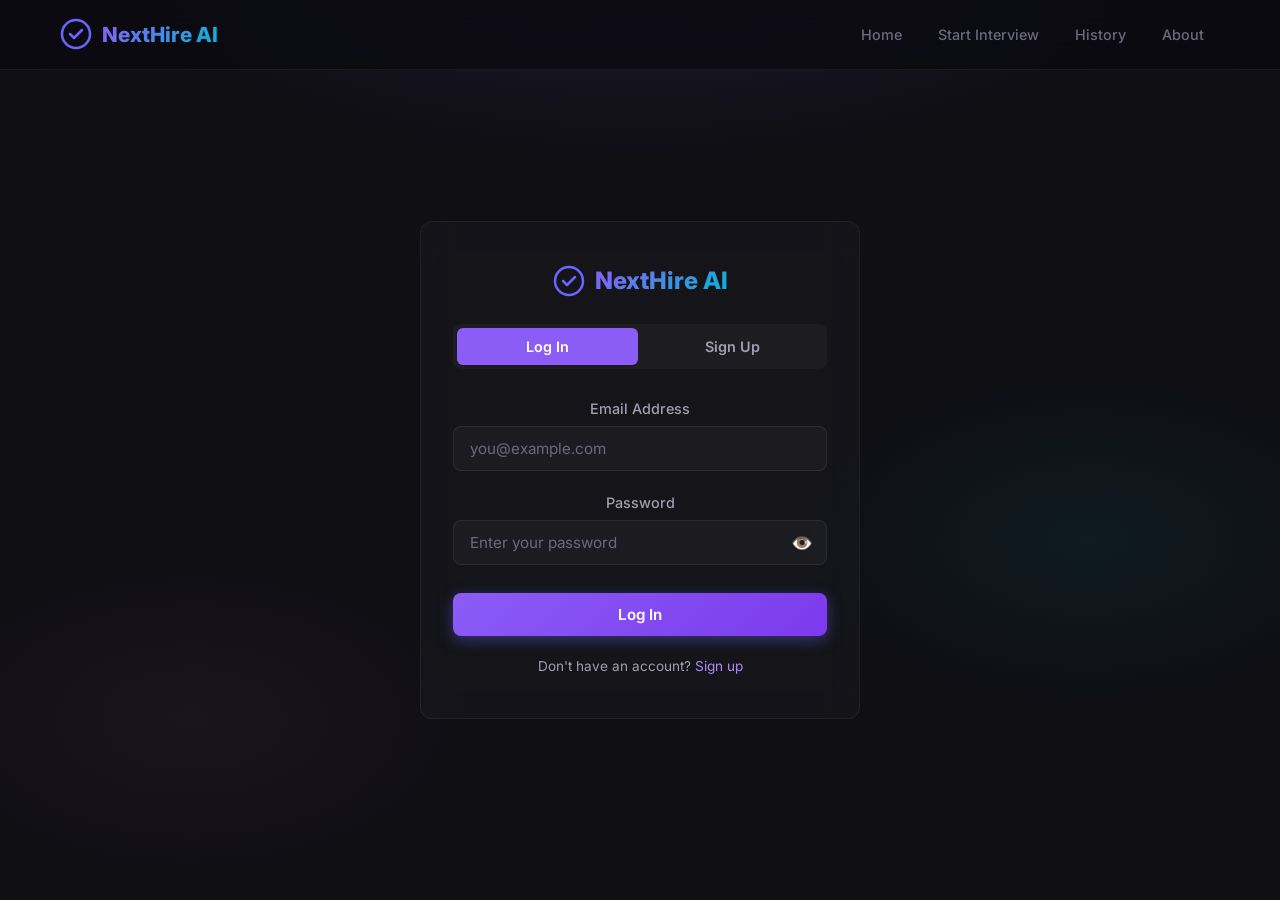
<file: frontend/select-role.html>
<!DOCTYPE html>
<html lang="en">
<head>
  <meta charset="UTF-8">
  <meta name="viewport" content="width=device-width, initial-scale=1.0">
  <meta name="description" content="Choose your job role and start a mock interview session with AI.">
  <title>Select Role — NextHire AI</title>
  <link rel="stylesheet" href="css/styles.css">
  <link rel="icon" href="data:image/svg+xml,<svg xmlns='http://www.w3.org/2000/svg' viewBox='0 0 100 100'><text y='.9em' font-size='90'></text></svg>">
</head>
<body>
  <!-- Navbar -->
  <nav class="navbar" id="navbar">
    <div class="container">
      <a href="index.html" class="nav-logo">
        <svg viewBox="0 0 32 32" fill="none"><circle cx="16" cy="16" r="14" stroke="url(#g1)" stroke-width="2.5"/><path d="M10 16l4 4 8-8" stroke="url(#g1)" stroke-width="2.5" stroke-linecap="round" stroke-linejoin="round"/><defs><linearGradient id="g1" x1="0" y1="0" x2="32" y2="32"><stop stop-color="#6C63FF"/><stop offset="1" stop-color="#00D9FF"/></linearGradient></defs></svg>
        <span>NextHire AI</span>
      </a>
      <ul class="nav-links" id="navLinks">
        <li><a href="index.html">Home</a></li>
        <li><a href="select-role.html" class="active">Start Interview</a></li>
        <li><a href="history.html">History</a></li>
        <li><a href="about.html">About</a></li>
      </ul>
      <div class="nav-user" id="navUser"></div>
      <button class="hamburger" id="hamburger" aria-label="Toggle menu">
        <span></span><span></span><span></span>
      </button>
    </div>
  </nav>

  <main class="page-wrapper">
    <div class="container">
      <div class="page-header">
        <h1>Choose Your <span class="gradient-text">Job Role</span></h1>
        <p>Select a role, set difficulty, and start your AI mock interview</p>
      </div>

      <!-- Filters -->
      <div class="roles-filters">
        <div class="search-box">
          <svg viewBox="0 0 24 24" fill="none" stroke="currentColor" stroke-width="2"><circle cx="11" cy="11" r="8"/><path d="M21 21l-4.35-4.35"/></svg>
          <input type="text" class="form-input" id="roleSearch" placeholder="Search roles...">
        </div>
        <button class="filter-chip active" data-filter="all">All</button>
        <button class="filter-chip" data-filter="engineering">Engineering</button>
        <button class="filter-chip" data-filter="data">Data & AI</button>
        <button class="filter-chip" data-filter="design">Design</button>
      </div>

      <!-- Roles Grid -->
      <div class="roles-grid" id="rolesGrid"></div>

      <!-- Config Panel -->
      <div class="config-panel glass-card" id="configPanel" style="display:none;">
        <div class="config-group">
          <label class="form-label">Selected Role</label>
          <div id="selectedRoleName" style="font-weight:700; font-size:1.1rem;"></div>
        </div>
        <div class="config-group">
          <label class="form-label" for="difficultySelect">Difficulty</label>
          <select id="difficultySelect" class="form-select">
            <option value="easy">Easy</option>
            <option value="medium" selected>Medium</option>
            <option value="hard">Hard</option>
          </select>
        </div>
        <div class="config-group">
          <label class="form-label" for="questionCount">Questions</label>
          <select id="questionCount" class="form-select">
            <option value="5">5 Questions</option>
            <option value="10" selected>10 Questions</option>
            <option value="15">15 Questions</option>
          </select>
        </div>
        <div class="config-group">
          <button class="btn btn-primary btn-lg" id="startInterviewBtn" onclick="startInterview()">
            <svg width="20" height="20" viewBox="0 0 24 24" fill="none" stroke="currentColor" stroke-width="2"><polygon points="5 3 19 12 5 21 5 3"/></svg>
            Start Interview
          </button>
        </div>
      </div>
    </div>
  </main>

  <!-- Footer -->
  <footer class="footer">
    <div class="container">
      <div class="footer-content">
        <div class="footer-text">© 2026 NextHire AI</div>
        <div class="footer-links">
          <a href="about.html">About</a>
          <a href="index.html">Home</a>
        </div>
      </div>
    </div>
  </footer>

  <div class="toast-container" id="toastContainer"></div>
  <script src="js/app.js"></script>
  <script src="js/roles.js"></script>
</body>
</html>
</file>
<file: frontend/css/styles.css>
/* ========== NextHire AI — Design System ========== */
@import url('https://fonts.googleapis.com/css2?family=Inter:wght@300;400;500;600;700;800;900&display=swap');

/* --- CSS Variables --- */
:root {
  --primary: #8B5CF6;
  --primary-light: #A78BFA;
  --primary-dark: #7C3AED;
  --secondary: #06B6D4;
  --secondary-light: #22D3EE;
  --accent: #F472B6;
  --success: #10B981;
  --warning: #FBBF24;
  --danger: #F87171;
  --bg-primary: #0F0F14;
  --bg-secondary: #16161D;
  --bg-tertiary: #1E1E28;
  --surface: rgba(255,255,255,0.035);
  --surface-hover: rgba(139,92,246,0.08);
  --surface-active: rgba(139,92,246,0.12);
  --glass: rgba(255,255,255,0.025);
  --glass-border: rgba(139,92,246,0.1);
  --text-primary: #F0EFF4;
  --text-secondary: #A09FB1;
  --text-muted: #6B6A7B;
  --border: rgba(255,255,255,0.07);
  --shadow: 0 8px 32px rgba(0,0,0,0.5);
  --shadow-lg: 0 16px 48px rgba(0,0,0,0.6);
  --glow-primary: 0 0 24px rgba(139,92,246,0.25);
  --glow-secondary: 0 0 24px rgba(6,182,212,0.2);
  --radius-sm: 8px;
  --radius-md: 12px;
  --radius-lg: 16px;
  --radius-xl: 24px;
  --transition: all 0.3s cubic-bezier(0.4, 0, 0.2, 1);
}

/* --- Reset & Base --- */
*, *::before, *::after { box-sizing: border-box; margin: 0; padding: 0; }

html {
  scroll-behavior: smooth;
  font-size: 16px;
}

body {
  font-family: 'Inter', -apple-system, BlinkMacSystemFont, sans-serif;
  background: #0F0F14;
  background-image:
    radial-gradient(ellipse 80% 50% at 50% -10%, rgba(139,92,246,0.15) 0%, transparent 55%),
    radial-gradient(ellipse 50% 40% at 85% 60%, rgba(6,182,212,0.07) 0%, transparent 45%),
    radial-gradient(ellipse 50% 40% at 15% 80%, rgba(244,114,182,0.05) 0%, transparent 45%);
  background-attachment: fixed;
  color: var(--text-primary);
  min-height: 100vh;
  line-height: 1.6;
  overflow-x: hidden;
  -webkit-font-smoothing: antialiased;
}

a { color: var(--primary-light); text-decoration: none; transition: var(--transition); }
a:hover { color: var(--secondary); }

img { max-width: 100%; height: auto; }

/* --- Scrollbar --- */
::-webkit-scrollbar { width: 6px; }
::-webkit-scrollbar-track { background: var(--bg-primary); }
::-webkit-scrollbar-thumb { background: var(--primary); border-radius: 3px; }

/* --- Container --- */
.container { width: 100%; max-width: 1200px; margin: 0 auto; padding: 0 20px; }

/* --- Glass Card --- */
.glass-card {
  background: rgba(255,255,255,0.025);
  backdrop-filter: blur(16px);
  -webkit-backdrop-filter: blur(16px);
  border: 1px solid rgba(255,255,255,0.06);
  border-radius: var(--radius-md);
  padding: 24px;
  transition: var(--transition);
}
.glass-card:hover {
  background: rgba(255,255,255,0.04);
  border-color: rgba(124,106,255,0.2);
  transform: translateY(-2px);
  box-shadow: 0 8px 32px rgba(0,0,0,0.3);
}

/* --- Buttons --- */
.btn {
  display: inline-flex;
  align-items: center;
  justify-content: center;
  gap: 8px;
  padding: 12px 28px;
  border: none;
  border-radius: var(--radius-sm);
  font-family: 'Inter', sans-serif;
  font-weight: 600;
  font-size: 0.95rem;
  cursor: pointer;
  transition: var(--transition);
  text-decoration: none;
  white-space: nowrap;
}
.btn-primary {
  background: linear-gradient(135deg, var(--primary), var(--primary-dark));
  color: #fff;
  box-shadow: 0 4px 15px rgba(108,99,255,0.4);
}
.btn-primary:hover {
  transform: translateY(-2px);
  box-shadow: 0 6px 25px rgba(108,99,255,0.5);
  color: #fff;
}
.btn-secondary {
  background: transparent;
  color: var(--text-primary);
  border: 1px solid var(--glass-border);
}
.btn-secondary:hover {
  background: var(--surface-hover);
  border-color: var(--primary);
  color: #fff;
}
.btn-success { background: linear-gradient(135deg, var(--success), #059669); color: #fff; }
.btn-danger { background: linear-gradient(135deg, var(--danger), #DC2626); color: #fff; }
.btn-lg { padding: 16px 36px; font-size: 1.1rem; border-radius: var(--radius-md); }
.btn-sm { padding: 8px 18px; font-size: 0.85rem; }
.btn-icon { width: 44px; height: 44px; padding: 0; border-radius: 50%; }
.btn:disabled { opacity: 0.5; cursor: not-allowed; transform: none !important; }

/* --- Form Elements --- */
.form-group { margin-bottom: 20px; }
.form-label {
  display: block;
  margin-bottom: 6px;
  font-size: 0.9rem;
  font-weight: 500;
  color: var(--text-secondary);
}
.form-input, .form-textarea, .form-select {
  width: 100%;
  padding: 12px 16px;
  background: var(--surface);
  border: 1px solid var(--border);
  border-radius: var(--radius-sm);
  color: var(--text-primary);
  font-family: 'Inter', sans-serif;
  font-size: 0.95rem;
  transition: var(--transition);
  outline: none;
}
.form-input:focus, .form-textarea:focus, .form-select:focus {
  border-color: var(--primary);
  box-shadow: 0 0 0 3px rgba(108,99,255,0.15);
  background: var(--surface-hover);
}
.form-input::placeholder, .form-textarea::placeholder { color: var(--text-muted); }
.form-textarea { resize: vertical; min-height: 120px; }
.form-select option { background: var(--bg-secondary); color: var(--text-primary); }

/* --- Navbar --- */
.navbar {
  position: fixed;
  top: 0;
  left: 0;
  right: 0;
  z-index: 1000;
  background: rgba(10,10,15,0.75);
  backdrop-filter: blur(20px) saturate(1.5);
  -webkit-backdrop-filter: blur(20px) saturate(1.5);
  border-bottom: 1px solid rgba(255,255,255,0.06);
  padding: 0 20px;
  height: 70px;
}
.navbar .container {
  display: flex;
  align-items: center;
  justify-content: space-between;
  height: 100%;
}
.nav-logo {
  display: flex;
  align-items: center;
  gap: 10px;
  font-size: 1.3rem;
  font-weight: 800;
  color: var(--text-primary);
}
.nav-logo span { background: linear-gradient(135deg, var(--primary), var(--secondary)); -webkit-background-clip: text; -webkit-text-fill-color: transparent; background-clip: text; }
.nav-logo svg { width: 32px; height: 32px; }
.nav-links { display: flex; align-items: center; gap: 4px; list-style: none; }
.nav-links li { position: relative; }
.nav-links a {
  padding: 8px 16px;
  color: var(--text-muted);
  font-size: 0.9rem;
  font-weight: 500;
  border-radius: var(--radius-sm);
  transition: color 0.3s ease, letter-spacing 0.3s ease;
  position: relative;
  display: inline-block;
}
.nav-links a::after {
  content: '';
  position: absolute;
  bottom: 0;
  left: 50%;
  transform: translateX(-50%) scaleX(0);
  width: 60%;
  height: 2px;
  background: linear-gradient(90deg, var(--primary), var(--secondary));
  border-radius: 2px;
  transition: transform 0.35s cubic-bezier(0.4, 0, 0.2, 1);
  transform-origin: center;
}
.nav-links a:hover {
  color: var(--text-primary);
  letter-spacing: 0.3px;
}
.nav-links a:hover::after {
  transform: translateX(-50%) scaleX(1);
}
.nav-links a.active {
  color: #fff;
  font-weight: 600;
}
.nav-links a.active::after {
  transform: translateX(-50%) scaleX(1);
  height: 2px;
  background: linear-gradient(90deg, var(--primary), var(--secondary));
  box-shadow: 0 0 8px rgba(108,99,255,0.5);
}
.nav-user { display: flex; align-items: center; gap: 12px; }
.nav-avatar {
  width: 36px; height: 36px;
  border-radius: 50%;
  background: linear-gradient(135deg, var(--primary), var(--secondary));
  display: flex; align-items: center; justify-content: center;
  font-weight: 700; font-size: 0.85rem; color: #fff;
  cursor: pointer;
}
.hamburger {
  display: none;
  flex-direction: column;
  gap: 5px;
  cursor: pointer;
  background: none;
  border: none;
  padding: 8px;
}
.hamburger span {
  width: 24px; height: 2px;
  background: var(--text-primary);
  transition: var(--transition);
  border-radius: 2px;
}

/* --- Hero --- */
.hero {
  min-height: 100vh;
  display: flex;
  align-items: center;
  justify-content: center;
  text-align: center;
  padding: 100px 20px 60px;
  position: relative;
  overflow: hidden;
}
.hero-bg { position: absolute; inset: 0; z-index: 0; }
#particles-canvas { position: absolute; inset: 0; z-index: 0; }
.hero-content { position: relative; z-index: 1; max-width: 750px; }
.hero-badge {
  display: inline-flex;
  align-items: center;
  gap: 8px;
  padding: 8px 18px;
  background: var(--surface);
  border: 1px solid var(--glass-border);
  border-radius: 50px;
  font-size: 0.85rem;
  color: var(--secondary);
  margin-bottom: 24px;
  animation: fadeInDown 0.8s ease;
}
.hero h1 {
  font-size: clamp(2.2rem, 5vw, 3.8rem);
  font-weight: 900;
  line-height: 1.15;
  margin-bottom: 20px;
  animation: fadeInUp 0.8s ease 0.2s both;
}
.hero h1 .gradient-text {
  background: linear-gradient(135deg, var(--primary), var(--secondary), var(--accent));
  -webkit-background-clip: text;
  -webkit-text-fill-color: transparent;
  background-clip: text;
}
.hero p {
  font-size: clamp(1rem, 2vw, 1.2rem);
  color: var(--text-secondary);
  margin-bottom: 36px;
  max-width: 600px;
  margin-left: auto;
  margin-right: auto;
  animation: fadeInUp 0.8s ease 0.4s both;
}
.hero-btns {
  display: flex;
  gap: 16px;
  justify-content: center;
  flex-wrap: wrap;
  animation: fadeInUp 0.8s ease 0.6s both;
}

/* --- Section --- */
.section { padding: 80px 0; }
.section-header { text-align: center; margin-bottom: 48px; }
.section-header h2 {
  font-size: clamp(1.6rem, 3vw, 2.2rem);
  font-weight: 800;
  margin-bottom: 12px;
}
.section-header p { color: var(--text-secondary); max-width: 550px; margin: 0 auto; }

/* --- Feature Cards --- */
.features-grid { display: grid; grid-template-columns: repeat(auto-fit, minmax(280px, 1fr)); gap: 24px; }
.feature-card { text-align: center; padding: 36px 24px; }
.feature-icon {
  width: 64px; height: 64px;
  margin: 0 auto 20px;
  border-radius: var(--radius-md);
  display: flex; align-items: center; justify-content: center;
  font-size: 1.8rem;
}
.feature-icon.purple { background: rgba(108,99,255,0.15); color: var(--primary); }
.feature-icon.cyan { background: rgba(0,217,255,0.15); color: var(--secondary); }
.feature-icon.pink { background: rgba(255,107,157,0.15); color: var(--accent); }
.feature-icon.green { background: rgba(16,185,129,0.15); color: var(--success); }
.feature-card h3 { font-size: 1.15rem; font-weight: 700; margin-bottom: 10px; }
.feature-card p { font-size: 0.9rem; color: var(--text-secondary); line-height: 1.6; }

/* --- Steps --- */
.steps-grid { display: grid; grid-template-columns: repeat(auto-fit, minmax(220px, 1fr)); gap: 32px; position: relative; }
.step-card { text-align: center; position: relative; }
.step-number {
  width: 48px; height: 48px;
  margin: 0 auto 16px;
  border-radius: 50%;
  background: linear-gradient(135deg, var(--primary), var(--secondary));
  display: flex; align-items: center; justify-content: center;
  font-weight: 800; font-size: 1.1rem; color: #fff;
}
.step-card h3 { font-weight: 700; margin-bottom: 8px; }
.step-card p { font-size: 0.9rem; color: var(--text-secondary); }

/* --- Stats --- */
.stats-grid { display: grid; grid-template-columns: repeat(auto-fit, minmax(200px, 1fr)); gap: 24px; }
.stat-card { text-align: center; padding: 32px 16px; }
.stat-card .stat-value {
  font-size: 2.2rem;
  font-weight: 900;
  background: linear-gradient(135deg, var(--primary), var(--secondary));
  -webkit-background-clip: text; -webkit-text-fill-color: transparent; background-clip: text;
}
.stat-card .stat-label { font-size: 0.9rem; color: var(--text-secondary); margin-top: 4px; }

/* --- Auth Page --- */
.auth-page {
  min-height: 100vh;
  display: flex;
  align-items: center;
  justify-content: center;
  padding: 80px 20px 40px;
}
.auth-container {
  width: 100%;
  max-width: 440px;
}
.auth-card { padding: 40px 32px; text-align: center; }
.auth-card h2 { font-size: 1.6rem; font-weight: 800; margin-bottom: 8px; }
.auth-card .auth-subtitle { color: var(--text-secondary); margin-bottom: 28px; font-size: 0.95rem; }
.auth-tabs { display: flex; gap: 4px; background: var(--surface); border-radius: var(--radius-sm); padding: 4px; margin-bottom: 28px; }
.auth-tab {
  flex: 1;
  padding: 10px;
  border: none;
  background: transparent;
  color: var(--text-secondary);
  font-family: 'Inter', sans-serif;
  font-weight: 600;
  font-size: 0.9rem;
  cursor: pointer;
  border-radius: 6px;
  transition: var(--transition);
}
.auth-tab.active { background: var(--primary); color: #fff; }
.auth-divider {
  display: flex;
  align-items: center;
  gap: 16px;
  margin: 20px 0;
  color: var(--text-muted);
  font-size: 0.85rem;
}
.auth-divider::before, .auth-divider::after { content: ''; flex: 1; height: 1px; background: var(--border); }
.auth-footer { margin-top: 20px; font-size: 0.85rem; color: var(--text-secondary); }
.password-wrapper { position: relative; }
.password-toggle {
  position: absolute;
  right: 14px;
  top: 50%;
  transform: translateY(-50%);
  background: none;
  border: none;
  color: var(--text-muted);
  cursor: pointer;
  font-size: 1.1rem;
}

/* --- Role Selection --- */
.page-wrapper { padding: 90px 20px 40px; min-height: 100vh; }
.page-header { margin-bottom: 32px; }
.page-header h1 { font-size: clamp(1.5rem, 3vw, 2rem); font-weight: 800; }
.page-header p { color: var(--text-secondary); margin-top: 8px; }

.roles-filters {
  display: flex;
  gap: 12px;
  margin-bottom: 24px;
  flex-wrap: wrap;
  align-items: center;
}
.search-box {
  flex: 1;
  min-width: 220px;
  position: relative;
}
.search-box input { padding-left: 42px; }
.search-box svg {
  position: absolute;
  left: 14px;
  top: 50%;
  transform: translateY(-50%);
  width: 18px;
  height: 18px;
  color: var(--text-muted);
}
.filter-chip {
  padding: 8px 18px;
  border: 1px solid var(--border);
  border-radius: 50px;
  background: transparent;
  color: var(--text-secondary);
  font-family: 'Inter', sans-serif;
  font-size: 0.85rem;
  font-weight: 500;
  cursor: pointer;
  transition: var(--transition);
}
.filter-chip:hover, .filter-chip.active {
  background: var(--primary);
  color: #fff;
  border-color: var(--primary);
}

.roles-grid { display: grid; grid-template-columns: repeat(auto-fill, minmax(280px, 1fr)); gap: 20px; }
.role-card { cursor: pointer; position: relative; overflow: hidden; }
.role-card.selected { border-color: var(--primary); box-shadow: var(--glow-primary); }

/* Professional SVG icon box inside role cards */
.role-icon-wrap {
  width: 52px;
  height: 52px;
  margin-bottom: 16px;
  border-radius: var(--radius-md);
  display: flex;
  align-items: center;
  justify-content: center;
}
.role-icon-wrap svg { width: 26px; height: 26px; }

.role-card h3 { font-size: 1.05rem; font-weight: 700; margin-bottom: 6px; }
.role-card p { font-size: 0.85rem; color: var(--text-secondary); margin-bottom: 14px; }
.role-meta { display: flex; gap: 10px; flex-wrap: wrap; }
.role-badge {
  padding: 4px 10px;
  border-radius: 50px;
  font-size: 0.75rem;
  font-weight: 600;
}
.role-badge.easy   { background: rgba(16,185,129,0.15); color: var(--success); }
.role-badge.medium { background: rgba(245,158,11,0.15);  color: var(--warning); }
.role-badge.hard   { background: rgba(239,68,68,0.15);   color: var(--danger);  }

.config-panel {
  margin-top: 32px;
  display: flex;
  flex-wrap: wrap;
  gap: 20px;
  align-items: flex-end;
}
.config-group { flex: 1; min-width: 180px; }

/* --- Interview Room --- */
.interview-layout {
  display: grid;
  grid-template-columns: 1fr 1fr;
  gap: 24px;
  min-height: calc(100vh - 130px);
}
.interview-sidebar { position: sticky; top: 90px; height: fit-content; }
.question-panel, .answer-panel { display: flex; flex-direction: column; gap: 16px; }
.progress-bar-container {
  width: 100%;
  height: 6px;
  background: var(--surface);
  border-radius: 3px;
  overflow: hidden;
}
.progress-bar-fill {
  height: 100%;
  background: linear-gradient(90deg, var(--primary), var(--secondary));
  border-radius: 3px;
  transition: width 0.5s ease;
}
.question-number { font-size: 0.85rem; color: var(--text-muted); font-weight: 600; }
.question-text { font-size: 1.1rem; font-weight: 600; line-height: 1.7; }
.timer {
  display: flex;
  align-items: center;
  gap: 8px;
  font-size: 1.3rem;
  font-weight: 700;
  font-variant-numeric: tabular-nums;
}
.timer.warning { color: var(--warning); }
.timer.danger { color: var(--danger); animation: pulse 1s infinite; }
.char-count { text-align: right; font-size: 0.8rem; color: var(--text-muted); }
.interview-actions { display: flex; gap: 12px; flex-wrap: wrap; }

/* --- Show AI Answer --- */
.btn-ai-answer {
  background: linear-gradient(135deg, rgba(0,217,255,0.12), rgba(108,99,255,0.12));
  color: var(--secondary);
  border: 1px solid rgba(0,217,255,0.3);
  position: relative;
  overflow: hidden;
}
.btn-ai-answer:hover {
  background: linear-gradient(135deg, rgba(0,217,255,0.22), rgba(108,99,255,0.22));
  border-color: var(--secondary);
  color: #fff;
  transform: translateY(-2px);
  box-shadow: 0 4px 20px rgba(0,217,255,0.25);
}
.btn-ai-answer::before {
  content: '';
  position: absolute;
  top: -2px;
  left: -2px;
  right: -2px;
  bottom: -2px;
  background: linear-gradient(135deg, var(--secondary), var(--primary));
  border-radius: inherit;
  z-index: -1;
  opacity: 0;
  transition: opacity 0.3s ease;
}
.btn-ai-answer:hover::before { opacity: 0.15; }
.btn-ai-answer .ai-sparkle {
  display: inline-flex;
  animation: pulse 2s ease-in-out infinite;
}

.ai-response-panel {
  margin-top: 12px;
  padding: 20px;
  background: linear-gradient(135deg, rgba(0,217,255,0.06), rgba(108,99,255,0.06));
  border: 1px solid rgba(0,217,255,0.2);
  border-radius: var(--radius-md);
  animation: fadeInUp 0.4s ease;
  position: relative;
}
.ai-response-panel::before {
  content: '';
  position: absolute;
  top: 0; left: 0;
  width: 3px; height: 100%;
  background: linear-gradient(180deg, var(--secondary), var(--primary));
  border-radius: 3px 0 0 3px;
}
.ai-response-header {
  display: flex;
  align-items: center;
  gap: 8px;
  font-size: 0.85rem;
  font-weight: 700;
  color: var(--secondary);
  margin-bottom: 12px;
  text-transform: uppercase;
  letter-spacing: 0.5px;
}
.ai-response-body {
  font-size: 0.95rem;
  line-height: 1.8;
  color: var(--text-primary);
  white-space: pre-wrap;
}
.ai-response-body p {
  margin-bottom: 8px;
}
.ai-loading-dots {
  display: inline-flex;
  gap: 4px;
  align-items: center;
}
.ai-loading-dots span {
  width: 6px;
  height: 6px;
  border-radius: 50%;
  background: var(--secondary);
  animation: aiDot 1.2s ease-in-out infinite;
}
.ai-loading-dots span:nth-child(2) { animation-delay: 0.15s; }
.ai-loading-dots span:nth-child(3) { animation-delay: 0.3s; }
@keyframes aiDot {
  0%, 80%, 100% { transform: scale(0.6); opacity: 0.4; }
  40% { transform: scale(1); opacity: 1; }
}

/* --- Dashboard --- */
.dashboard-grid { display: grid; grid-template-columns: 300px 1fr; gap: 24px; }
.score-circle {
  width: 180px; height: 180px;
  margin: 0 auto 20px;
  position: relative;
}
.score-circle svg { width: 100%; height: 100%; transform: rotate(-90deg); }
.score-circle circle {
  fill: none;
  stroke-width: 8;
  stroke-linecap: round;
}
.score-circle .bg { stroke: var(--surface); }
.score-circle .fg {
  stroke: var(--primary);
  stroke-dasharray: 502;
  stroke-dashoffset: 502;
  transition: stroke-dashoffset 1.5s ease;
}
.score-value {
  position: absolute;
  inset: 0;
  display: flex;
  flex-direction: column;
  align-items: center;
  justify-content: center;
}
.score-value .number { font-size: 2.8rem; font-weight: 900; }
.score-value .label { font-size: 0.8rem; color: var(--text-secondary); }

.metric-bar { margin-bottom: 16px; }
.metric-header { display: flex; justify-content: space-between; margin-bottom: 6px; font-size: 0.85rem; }
.metric-track { height: 8px; background: var(--surface); border-radius: 4px; overflow: hidden; }
.metric-fill { height: 100%; border-radius: 4px; transition: width 1s ease; }
.metric-fill.purple { background: var(--primary); }
.metric-fill.cyan { background: var(--secondary); }
.metric-fill.pink { background: var(--accent); }

.qa-accordion { display: flex; flex-direction: column; gap: 12px; }
.qa-item { overflow: hidden; }
.qa-header {
  display: flex;
  align-items: center;
  justify-content: space-between;
  padding: 16px 20px;
  cursor: pointer;
  gap: 12px;
}
.qa-header:hover { background: var(--surface-hover); }
.qa-body { padding: 0 20px 20px; border-top: 1px solid var(--border); display: none; }
.qa-item.open .qa-body { display: block; }
.qa-score {
  padding: 4px 12px;
  border-radius: 50px;
  font-size: 0.8rem;
  font-weight: 700;
  flex-shrink: 0;
}
.qa-score.high { background: rgba(16,185,129,0.15); color: var(--success); }
.qa-score.mid { background: rgba(245,158,11,0.15); color: var(--warning); }
.qa-score.low { background: rgba(239,68,68,0.15); color: var(--danger); }

/* --- History --- */
.history-stats { display: grid; grid-template-columns: repeat(auto-fit, minmax(160px, 1fr)); gap: 16px; margin-bottom: 24px; }
.history-list { display: flex; flex-direction: column; gap: 12px; }
.history-item {
  display: flex;
  align-items: center;
  justify-content: space-between;
  padding: 20px 24px;
  gap: 16px;
  flex-wrap: wrap;
}
.history-item-info { flex: 1; min-width: 200px; }
.history-item-info h3 { font-size: 1rem; font-weight: 700; margin-bottom: 4px; }
.history-item-info p { font-size: 0.8rem; color: var(--text-secondary); }
.history-item-score { font-size: 1.4rem; font-weight: 800; }
.empty-state { text-align: center; padding: 60px 20px; }
.empty-state svg { width: 80px; height: 80px; color: var(--text-muted); margin-bottom: 16px; }
.empty-state h3 { font-size: 1.2rem; margin-bottom: 8px; }
.empty-state p { color: var(--text-secondary); margin-bottom: 20px; }

/* --- Footer --- */
.footer {
  border-top: 1px solid var(--border);
  padding: 40px 20px;
  margin-top: 60px;
}
.footer-content {
  display: flex;
  justify-content: space-between;
  align-items: center;
  flex-wrap: wrap;
  gap: 16px;
}
.footer-text { color: var(--text-muted); font-size: 0.85rem; }
.footer-links { display: flex; gap: 20px; }
.footer-links a { color: var(--text-secondary); font-size: 0.85rem; }

/* --- Modal --- */
.modal-overlay {
  position: fixed; inset: 0;
  background: rgba(0,0,0,0.7);
  backdrop-filter: blur(4px);
  z-index: 2000;
  display: none;
  align-items: center;
  justify-content: center;
  padding: 20px;
}
.modal-overlay.active { display: flex; }
.modal {
  width: 100%;
  max-width: 450px;
  padding: 32px;
  text-align: center;
  animation: scaleIn 0.3s ease;
}
.modal h3 { font-size: 1.2rem; margin-bottom: 12px; }
.modal p { color: var(--text-secondary); margin-bottom: 24px; }
.modal-actions { display: flex; gap: 12px; justify-content: center; }

/* --- Toast --- */
.toast-container { position: fixed; top: 80px; right: 20px; z-index: 3000; display: flex; flex-direction: column; gap: 8px; }
.toast {
  padding: 14px 20px;
  border-radius: var(--radius-sm);
  font-size: 0.9rem;
  font-weight: 500;
  animation: slideInRight 0.3s ease;
  display: flex; align-items: center; gap: 10px;
  min-width: 280px;
}
.toast.success { background: rgba(16,185,129,0.15); border: 1px solid var(--success); color: var(--success); }
.toast.error { background: rgba(239,68,68,0.15); border: 1px solid var(--danger); color: var(--danger); }
.toast.info { background: rgba(108,99,255,0.15); border: 1px solid var(--primary); color: var(--primary-light); }

/* --- Loading Spinner --- */
.spinner { width: 40px; height: 40px; border: 3px solid var(--surface); border-top-color: var(--primary); border-radius: 50%; animation: spin 0.8s linear infinite; }
.loading-overlay {
  position: fixed; inset: 0;
  background: rgba(10,10,20,0.9);
  display: flex; align-items: center; justify-content: center; flex-direction: column; gap: 16px;
  z-index: 5000;
}

/* --- Animations --- */
@keyframes fadeInUp { from { opacity: 0; transform: translateY(24px); } to { opacity: 1; transform: translateY(0); } }
@keyframes fadeInDown { from { opacity: 0; transform: translateY(-24px); } to { opacity: 1; transform: translateY(0); } }
@keyframes slideInRight { from { opacity: 0; transform: translateX(40px); } to { opacity: 1; transform: translateX(0); } }
@keyframes scaleIn { from { opacity: 0; transform: scale(0.9); } to { opacity: 1; transform: scale(1); } }
@keyframes spin { to { transform: rotate(360deg); } }
@keyframes pulse { 0%, 100% { opacity: 1; } 50% { opacity: 0.5; } }
@keyframes float { 0%, 100% { transform: translateY(0); } 50% { transform: translateY(-10px); } }
@keyframes glow {
  0%, 100% { box-shadow: 0 0 5px rgba(108,99,255,0.2); }
  50% { box-shadow: 0 0 20px rgba(108,99,255,0.4); }
}

.animate-fade-in { animation: fadeInUp 0.6s ease both; }
.animate-float { animation: float 3s ease-in-out infinite; }
.delay-1 { animation-delay: 0.1s; }
.delay-2 { animation-delay: 0.2s; }
.delay-3 { animation-delay: 0.3s; }
.delay-4 { animation-delay: 0.4s; }
.delay-5 { animation-delay: 0.5s; }

/* ========== VOICE INTERVIEW MODE ========== */

/* --- Avatar Interviewer Panel --- */
.avatar-panel {
  display: flex;
  flex-direction: column;
  align-items: center;
  padding: 28px 20px 20px;
  position: relative;
  overflow: hidden;
}
.avatar-panel::before {
  content: '';
  position: absolute;
  top: 0; left: 0; right: 0;
  height: 3px;
  background: linear-gradient(90deg, var(--primary), var(--secondary), var(--accent));
  opacity: 0.7;
}
.avatar-container {
  position: relative;
  width: 110px;
  height: 110px;
  margin-bottom: 16px;
}
.avatar-ring {
  position: absolute;
  inset: -6px;
  border-radius: 50%;
  border: 2.5px solid rgba(139,92,246,0.25);
  transition: all 0.4s ease;
}
.avatar-container.speaking .avatar-ring {
  border-color: var(--secondary);
  animation: avatarGlow 1.5s ease-in-out infinite;
  box-shadow: 0 0 20px rgba(6,182,212,0.35), 0 0 40px rgba(6,182,212,0.15);
}
.avatar-container.listening .avatar-ring {
  border-color: var(--success);
  animation: avatarGlow 1s ease-in-out infinite;
  box-shadow: 0 0 20px rgba(16,185,129,0.35), 0 0 40px rgba(16,185,129,0.15);
}
.avatar-container.processing .avatar-ring {
  border-color: var(--warning);
  animation: spin 1.5s linear infinite;
  border-top-color: transparent;
}
@keyframes avatarGlow {
  0%, 100% { transform: scale(1); opacity: 0.7; }
  50% { transform: scale(1.06); opacity: 1; }
}
.avatar-image {
  width: 100%;
  height: 100%;
  border-radius: 50%;
  object-fit: cover;
  border: 2px solid rgba(255,255,255,0.08);
  position: relative;
  z-index: 1;
}
.avatar-label {
  font-size: 0.85rem;
  font-weight: 700;
  color: var(--text-secondary);
  letter-spacing: 0.8px;
  text-transform: uppercase;
  margin-bottom: 4px;
}
.avatar-name {
  font-size: 1.1rem;
  font-weight: 800;
  background: linear-gradient(135deg, var(--primary-light), var(--secondary));
  -webkit-background-clip: text;
  -webkit-text-fill-color: transparent;
  background-clip: text;
  margin-bottom: 14px;
}

/* --- Voice Status Indicator --- */
.voice-status {
  display: flex;
  align-items: center;
  gap: 10px;
  padding: 10px 20px;
  border-radius: 50px;
  background: var(--surface);
  border: 1px solid var(--border);
  font-size: 0.85rem;
  font-weight: 600;
  color: var(--text-muted);
  transition: all 0.4s ease;
  min-width: 180px;
  justify-content: center;
}
.voice-status.speaking {
  background: rgba(6,182,212,0.1);
  border-color: rgba(6,182,212,0.35);
  color: var(--secondary);
}
.voice-status.listening {
  background: rgba(16,185,129,0.1);
  border-color: rgba(16,185,129,0.35);
  color: var(--success);
}
.voice-status.processing {
  background: rgba(251,191,36,0.1);
  border-color: rgba(251,191,36,0.35);
  color: var(--warning);
}
.voice-status-dot {
  width: 8px;
  height: 8px;
  border-radius: 50%;
  background: currentColor;
  flex-shrink: 0;
}
.voice-status.speaking .voice-status-dot,
.voice-status.listening .voice-status-dot {
  animation: pulse 1s ease-in-out infinite;
}
.voice-status.processing .voice-status-dot {
  animation: spin 0.8s linear infinite;
  border-radius: 2px;
  width: 8px;
  height: 8px;
}

/* --- Sound Wave Visualizer --- */
.sound-wave {
  display: flex;
  align-items: center;
  gap: 3px;
  height: 24px;
  margin-top: 12px;
  opacity: 0;
  transition: opacity 0.3s ease;
}
.sound-wave.active { opacity: 1; }
.sound-wave-bar {
  width: 3px;
  height: 8px;
  background: var(--secondary);
  border-radius: 2px;
  animation: none;
  transition: height 0.1s ease;
}
.sound-wave.active .sound-wave-bar {
  animation: soundWave 0.8s ease-in-out infinite alternate;
}
.sound-wave.active .sound-wave-bar:nth-child(1) { animation-delay: 0s; }
.sound-wave.active .sound-wave-bar:nth-child(2) { animation-delay: 0.1s; }
.sound-wave.active .sound-wave-bar:nth-child(3) { animation-delay: 0.2s; }
.sound-wave.active .sound-wave-bar:nth-child(4) { animation-delay: 0.15s; }
.sound-wave.active .sound-wave-bar:nth-child(5) { animation-delay: 0.25s; }
.sound-wave.active .sound-wave-bar:nth-child(6) { animation-delay: 0.05s; }
.sound-wave.active .sound-wave-bar:nth-child(7) { animation-delay: 0.2s; }
@keyframes soundWave {
  0% { height: 4px; }
  100% { height: 22px; }
}
.sound-wave.listening .sound-wave-bar {
  background: var(--success);
}

/* --- Voice Controls Bar --- */
.voice-controls-bar {
  display: flex;
  align-items: center;
  justify-content: space-between;
  gap: 12px;
  padding: 12px 16px;
  background: var(--surface);
  border: 1px solid var(--border);
  border-radius: var(--radius-md);
  margin-bottom: 12px;
  flex-wrap: wrap;
  animation: fadeInUp 0.4s ease;
}
.voice-controls-left {
  display: flex;
  align-items: center;
  gap: 10px;
}
.voice-controls-right {
  display: flex;
  align-items: center;
  gap: 8px;
}

/* --- Auto Mode Toggle --- */
.auto-toggle {
  display: flex;
  align-items: center;
  gap: 10px;
  cursor: pointer;
  user-select: none;
}
.auto-toggle-label {
  font-size: 0.82rem;
  font-weight: 600;
  color: var(--text-secondary);
  white-space: nowrap;
}
.auto-toggle-label.active {
  color: var(--secondary);
}
.toggle-switch {
  position: relative;
  width: 44px;
  height: 24px;
  background: var(--surface);
  border: 1.5px solid var(--border);
  border-radius: 50px;
  cursor: pointer;
  transition: all 0.3s ease;
  flex-shrink: 0;
}
.toggle-switch.active {
  background: linear-gradient(135deg, var(--primary), var(--secondary));
  border-color: var(--secondary);
  box-shadow: 0 0 12px rgba(6,182,212,0.3);
}
.toggle-switch::after {
  content: '';
  position: absolute;
  top: 2px;
  left: 2px;
  width: 18px;
  height: 18px;
  border-radius: 50%;
  background: #fff;
  transition: transform 0.3s cubic-bezier(0.4, 0, 0.2, 1);
  box-shadow: 0 1px 4px rgba(0,0,0,0.3);
}
.toggle-switch.active::after {
  transform: translateX(20px);
}

/* --- Mic Button --- */
.btn-mic {
  width: 40px;
  height: 40px;
  border-radius: 50%;
  border: 2px solid var(--border);
  background: var(--surface);
  color: var(--text-muted);
  display: flex;
  align-items: center;
  justify-content: center;
  cursor: pointer;
  transition: all 0.3s ease;
  position: relative;
  flex-shrink: 0;
}
.btn-mic:hover {
  border-color: var(--primary);
  color: var(--primary-light);
  background: var(--surface-hover);
}
.btn-mic.active {
  border-color: var(--success);
  color: #fff;
  background: linear-gradient(135deg, var(--success), #059669);
  animation: micPulse 1.5s ease-in-out infinite;
  box-shadow: 0 0 16px rgba(16,185,129,0.4);
}
@keyframes micPulse {
  0%, 100% { box-shadow: 0 0 0 0 rgba(16,185,129,0.4); }
  50% { box-shadow: 0 0 0 10px rgba(16,185,129,0); }
}
.btn-mic svg { width: 18px; height: 18px; }

/* --- Replay Button --- */
.btn-replay {
  padding: 6px 14px;
  border-radius: 50px;
  background: transparent;
  border: 1px solid var(--border);
  color: var(--text-secondary);
  font-family: 'Inter', sans-serif;
  font-size: 0.78rem;
  font-weight: 600;
  cursor: pointer;
  display: flex;
  align-items: center;
  gap: 6px;
  transition: all 0.3s ease;
  white-space: nowrap;
}
.btn-replay:hover {
  border-color: var(--secondary);
  color: var(--secondary);
  background: rgba(6,182,212,0.08);
}
.btn-replay svg { width: 14px; height: 14px; }

/* --- Evaluation Result Panel (Voice Mode) --- */
.eval-result-panel {
  margin-top: 12px;
  padding: 20px;
  background: linear-gradient(135deg, rgba(139,92,246,0.06), rgba(6,182,212,0.06));
  border: 1px solid rgba(139,92,246,0.2);
  border-radius: var(--radius-md);
  animation: fadeInUp 0.4s ease;
}
.eval-result-header {
  display: flex;
  align-items: center;
  gap: 8px;
  font-size: 0.9rem;
  font-weight: 700;
  color: var(--primary-light);
  margin-bottom: 14px;
}
.eval-score-big {
  font-size: 2.4rem;
  font-weight: 900;
  text-align: center;
  margin-bottom: 12px;
}
.eval-score-big.high { color: var(--success); }
.eval-score-big.mid { color: var(--warning); }
.eval-score-big.low { color: var(--danger); }
.eval-metrics {
  display: grid;
  grid-template-columns: repeat(3, 1fr);
  gap: 10px;
  margin-bottom: 14px;
}
.eval-metric {
  text-align: center;
  padding: 10px 6px;
  background: var(--surface);
  border-radius: var(--radius-sm);
}
.eval-metric-value {
  font-size: 1.1rem;
  font-weight: 800;
  color: var(--text-primary);
}
.eval-metric-label {
  font-size: 0.72rem;
  color: var(--text-muted);
  text-transform: uppercase;
  letter-spacing: 0.5px;
  margin-top: 2px;
}
.eval-feedback-section {
  padding: 12px;
  background: var(--surface);
  border-radius: var(--radius-sm);
  margin-bottom: 8px;
}
.eval-feedback-title {
  font-size: 0.78rem;
  font-weight: 700;
  color: var(--text-muted);
  text-transform: uppercase;
  letter-spacing: 0.5px;
  margin-bottom: 6px;
}
.eval-feedback-text {
  font-size: 0.88rem;
  color: var(--text-secondary);
  line-height: 1.6;
}

/* --- Voice Fallback Notice --- */
.voice-fallback-notice {
  display: flex;
  align-items: center;
  gap: 10px;
  padding: 10px 16px;
  background: rgba(251,191,36,0.08);
  border: 1px solid rgba(251,191,36,0.25);
  border-radius: var(--radius-sm);
  font-size: 0.82rem;
  color: var(--warning);
  margin-bottom: 12px;
  animation: fadeInUp 0.3s ease;
}

/* --- Live Transcript Indicator --- */
.transcript-live {
  display: flex;
  align-items: center;
  gap: 6px;
  font-size: 0.78rem;
  font-weight: 600;
  color: var(--success);
  margin-bottom: 6px;
  opacity: 0;
  transition: opacity 0.3s ease;
}
.transcript-live.active { opacity: 1; }
.transcript-live-dot {
  width: 6px;
  height: 6px;
  border-radius: 50%;
  background: var(--success);
  animation: pulse 1s ease-in-out infinite;
}

/* --- Next Question Countdown --- */
.next-countdown {
  display: flex;
  align-items: center;
  justify-content: center;
  gap: 8px;
  padding: 10px 20px;
  font-size: 0.88rem;
  font-weight: 600;
  color: var(--text-secondary);
  margin-top: 8px;
}

/* ==============================
   RESPONSIVE DESIGN
   ============================== */

/* Tablet */
@media (max-width: 992px) {
  .interview-layout { grid-template-columns: 1fr; }
  .interview-sidebar { position: static; }
  .dashboard-grid { grid-template-columns: 1fr; }
  .nav-links { display: none; }
  .hamburger { display: flex; }
  .nav-links.open {
    display: flex;
    flex-direction: column;
    position: absolute;
    top: 70px;
    left: 0;
    right: 0;
    background: rgba(10,10,15,0.97);
    backdrop-filter: blur(24px);
    padding: 20px;
    border-bottom: 1px solid rgba(255,255,255,0.06);
  }
  .avatar-panel { padding: 20px 16px 16px; }
  .avatar-container { width: 90px; height: 90px; }
  .voice-controls-bar { flex-direction: column; align-items: stretch; }
  .voice-controls-left, .voice-controls-right { justify-content: center; }
  .eval-metrics { grid-template-columns: 1fr; }
}

/* Mobile */
@media (max-width: 640px) {
  html { font-size: 15px; }
  .container { padding: 0 16px; }
  .hero { padding: 90px 16px 40px; }
  .section { padding: 50px 0; }
  .glass-card { padding: 20px 16px; }
  .auth-card { padding: 28px 20px; }
  .hero-btns { flex-direction: column; align-items: center; }
  .btn-lg { width: 100%; }
  .roles-grid { grid-template-columns: 1fr; }
  .interview-actions { flex-direction: column; }
  .interview-actions .btn { width: 100%; }
  .config-panel { flex-direction: column; }
  .history-item { flex-direction: column; align-items: flex-start; }
  .footer-content { flex-direction: column; text-align: center; }
  .modal { padding: 24px 20px; }
  .page-wrapper { padding: 80px 16px 32px; }
  .avatar-container { width: 80px; height: 80px; }
  .avatar-name { font-size: 1rem; }
  .voice-status { min-width: 150px; font-size: 0.8rem; padding: 8px 14px; }
  .eval-score-big { font-size: 2rem; }
}

/* Small phones */
@media (max-width: 380px) {
  html { font-size: 14px; }
  .navbar { height: 60px; }
  .page-wrapper { padding-top: 70px; }
  .features-grid { grid-template-columns: 1fr; }
  .stats-grid { grid-template-columns: repeat(2, 1fr); }
}
</file>
